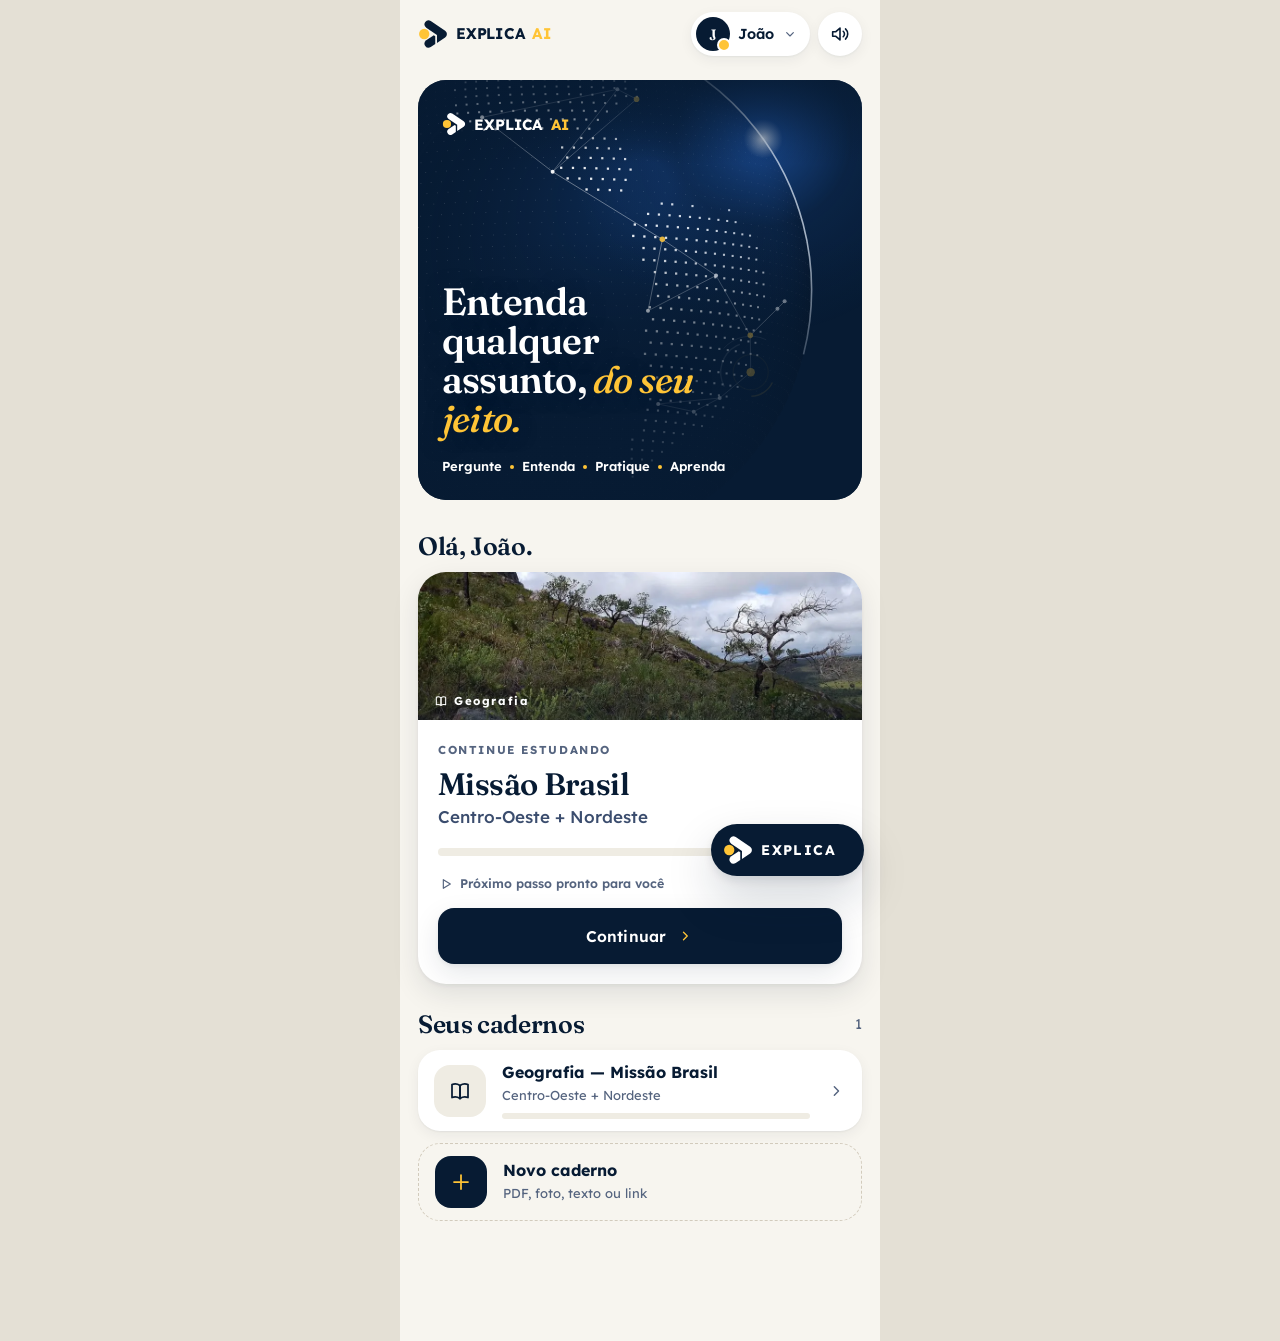
<file: index.html>
<!doctype html>
<html lang="pt-BR">
<head>
<meta charset="utf-8">
<meta name="viewport" content="width=device-width, initial-scale=1, viewport-fit=cover">
<meta name="theme-color" content="#071B33">
<link rel="manifest" href="manifest.webmanifest">
<meta name="apple-mobile-web-app-capable" content="yes">
<meta name="mobile-web-app-capable" content="yes">
<meta name="apple-mobile-web-app-status-bar-style" content="default">
<title>EXPLICA AI — Entenda qualquer assunto, do seu jeito.</title>
<meta name="description" content="EXPLICA AI é uma inteligência pessoal de aprendizagem que explica qualquer assunto do seu jeito, adapta-se ao seu perfil e transforma conteúdos em explicações claras, visuais, interativas, exercícios, áudio e revisão personalizada.">
<link rel="canonical" href="https://fullassist9-hash.github.io/explica-ai/">
<meta property="og:type" content="website">
<meta property="og:site_name" content="EXPLICA AI">
<meta property="og:locale" content="pt_BR">
<meta property="og:title" content="EXPLICA AI — Entenda qualquer assunto, do seu jeito.">
<meta property="og:description" content="EXPLICA AI é uma inteligência pessoal de aprendizagem que explica qualquer assunto do seu jeito, adapta-se ao seu perfil e transforma conteúdos em explicações claras, visuais, interativas, exercícios, áudio e revisão personalizada.">
<meta property="og:url" content="https://fullassist9-hash.github.io/explica-ai/">
<meta property="og:image" content="https://fullassist9-hash.github.io/explica-ai/img/og.jpg?v=2">
<meta property="og:image:secure_url" content="https://fullassist9-hash.github.io/explica-ai/img/og.jpg?v=2">
<meta property="og:image:type" content="image/jpeg">
<meta property="og:image:width" content="1200">
<meta property="og:image:height" content="630">
<meta property="og:image:alt" content="EXPLICA AI — Entenda qualquer assunto, do seu jeito.">
<meta name="twitter:card" content="summary_large_image">
<meta name="twitter:title" content="EXPLICA AI — Entenda qualquer assunto, do seu jeito.">
<meta name="twitter:description" content="EXPLICA AI é uma inteligência pessoal de aprendizagem que explica qualquer assunto do seu jeito, adapta-se ao seu perfil e transforma conteúdos em explicações claras, visuais, interativas, exercícios, áudio e revisão personalizada.">
<meta name="twitter:image" content="https://fullassist9-hash.github.io/explica-ai/img/og.jpg?v=2">
<meta name="twitter:image:alt" content="EXPLICA AI — Entenda qualquer assunto, do seu jeito.">
<meta name="apple-mobile-web-app-title" content="EXPLICA AI">
<link rel="apple-touch-icon" href="img/icon-180.png">
<link rel="icon" type="image/svg+xml" href="img/favicon.svg">
<link rel="icon" type="image/png" sizes="48x48" href="img/favicon-48.png">
<link rel="icon" type="image/png" sizes="32x32" href="img/favicon-32.png">
<link rel="icon" type="image/png" sizes="16x16" href="img/favicon-16.png">
<link rel="preconnect" href="https://fonts.googleapis.com">
<link rel="preconnect" href="https://fonts.gstatic.com" crossorigin>
<link href="https://fonts.googleapis.com/css2?family=Fraunces:ital,opsz,wght@0,9..144,500;0,9..144,600;1,9..144,500&family=Lexend:wght@400;500;600;700&display=swap" rel="stylesheet">
<link rel="stylesheet" href="tokens.css?v=11">
<link rel="stylesheet" href="styles.css?v=11">
<link rel="stylesheet" href="platform.css?v=11">
</head>
<body data-scope="global">
<div class="app" id="app">
  <header class="topbar">
    <a href="#/" class="brand" aria-label="EXPLICA AI — início"><span id="brandMark"></span><svg class="wm-svg" viewBox="0 0 96 16" width="96" height="16" aria-hidden="true" focusable="false"><text x="0" y="13.2" textLength="96" lengthAdjust="spacingAndGlyphs" style="font:700 15.5px Lexend,system-ui,sans-serif;fill:var(--color-brand-primary)">EXPLICA <tspan style="fill:var(--color-brand-accent)">AI</tspan></text></svg></a>
    <div class="topbar-right">
      <div class="mini-progress" id="miniProgress" aria-label="Domínio do caderno" hidden><span></span><b>0%</b></div>
      <button class="prof-btn" id="profileBtn" aria-label="Trocar perfil"></button>
      <button class="icon-btn" id="soundBtn" aria-label="Som ligado"></button>
    </div>
  </header>
  <a class="skip" href="#view">Pular para o conteúdo</a>
  <main id="view" tabindex="-1"></main>
  <nav class="tabbar" id="tabbar" aria-label="Telas do caderno" hidden></nav>
  <button class="fab" id="fab" aria-label="Perguntar ao EXPLICA AI"><span>EXPLICA</span></button>
  <div class="toast" id="toast" role="status" aria-live="polite"></div>
</div>
<script src="geo.js?v=11"></script>
<script src="core.js?v=15"></script>
<script src="icons.js?v=11"></script>
  <script src="globe.js?v=11"></script>
  <script src="tutor.js?v=13"></script>
<script src="profiles.seed.js?v=11"></script>
<script src="pack-geo-missao-brasil.js?v=11"></script>
<script src="app.js?v=14"></script>
<script>if ('serviceWorker' in navigator && location.protocol === 'https:') addEventListener('load', () => navigator.serviceWorker.register('sw.js').catch(() => {}));</script>
</body>
</html>
</file>
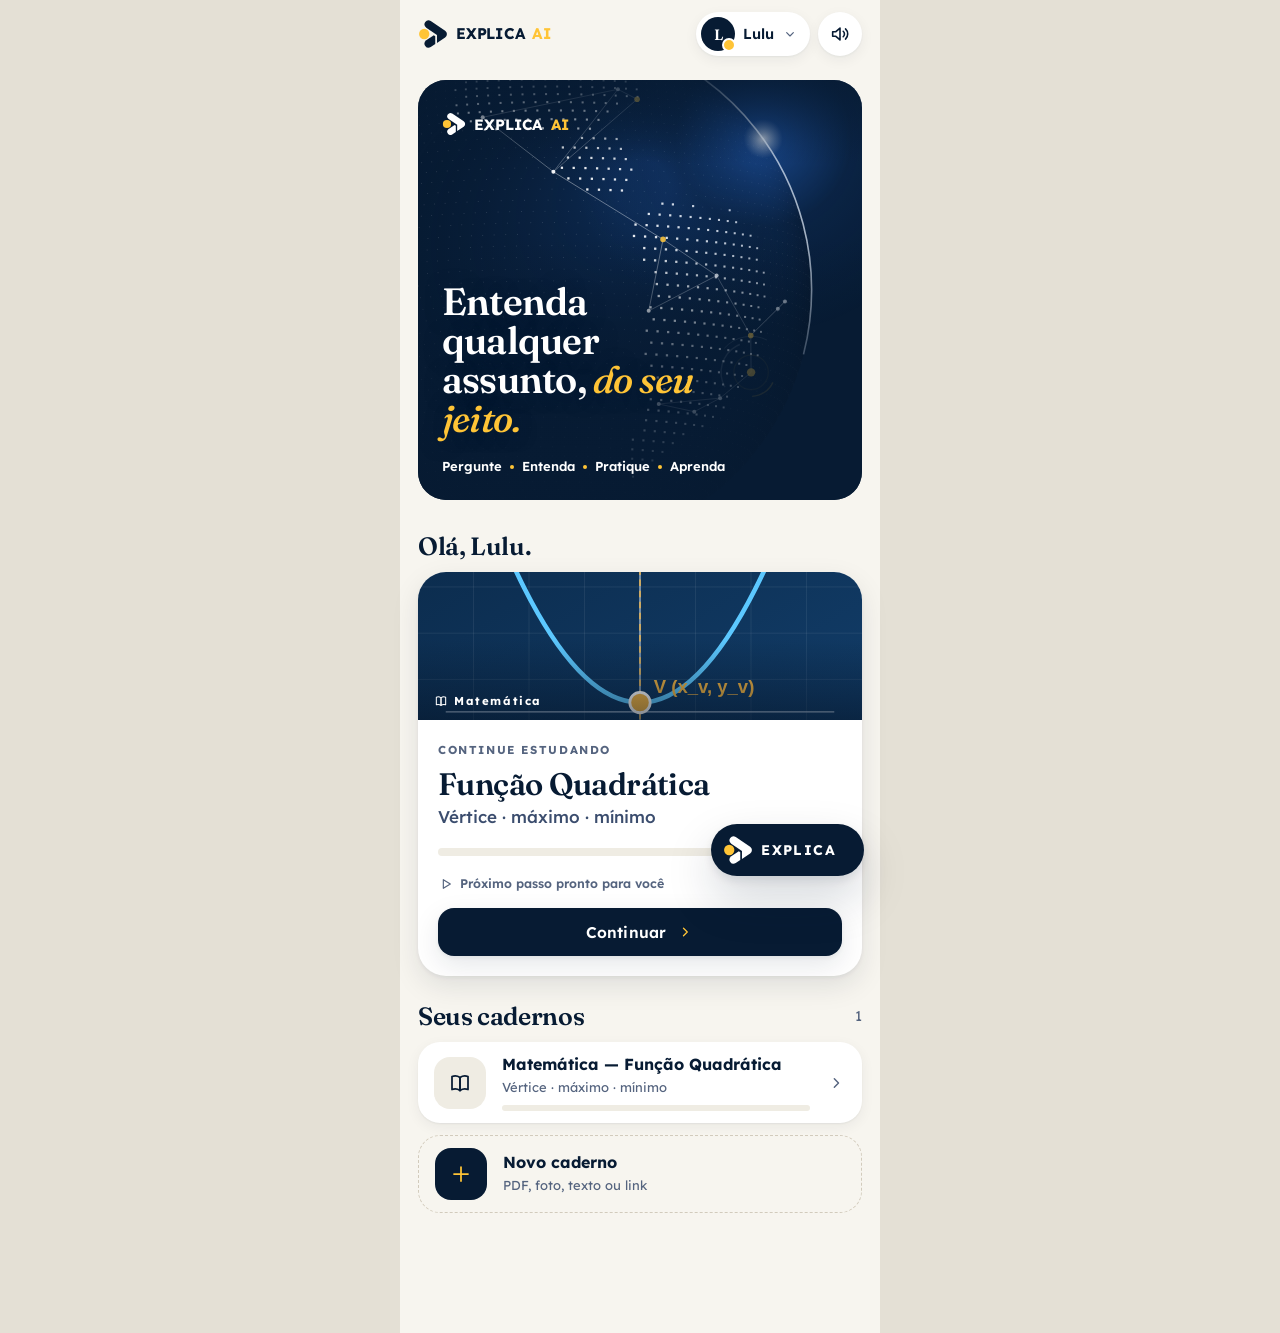
<file: lulu/index.html>
<!doctype html>
<html lang="pt-BR" data-entry="lulu">
<head>
<meta charset="utf-8">
<meta name="robots" content="noindex, nofollow">
<meta name="viewport" content="width=device-width, initial-scale=1, viewport-fit=cover">
<meta name="theme-color" content="#071B33">
<link rel="manifest" href="manifest.webmanifest">
<meta name="apple-mobile-web-app-capable" content="yes">
<meta name="mobile-web-app-capable" content="yes">
<meta name="apple-mobile-web-app-status-bar-style" content="default">
<title>EXPLICA AI — Entenda qualquer assunto, do seu jeito.</title>
<meta name="description" content="EXPLICA AI é uma inteligência pessoal de aprendizagem que explica qualquer assunto do seu jeito, adapta-se ao seu perfil e transforma conteúdos em explicações claras, visuais, interativas, exercícios, áudio e revisão personalizada.">
<link rel="canonical" href="https://fullassist9-hash.github.io/explica-ai/lulu/">
<meta property="og:type" content="website">
<meta property="og:site_name" content="EXPLICA AI">
<meta property="og:locale" content="pt_BR">
<meta property="og:title" content="EXPLICA AI — Entenda qualquer assunto, do seu jeito.">
<meta property="og:description" content="EXPLICA AI é uma inteligência pessoal de aprendizagem que explica qualquer assunto do seu jeito, adapta-se ao seu perfil e transforma conteúdos em explicações claras, visuais, interativas, exercícios, áudio e revisão personalizada.">
<meta property="og:url" content="https://fullassist9-hash.github.io/explica-ai/lulu/">
<meta property="og:image" content="https://fullassist9-hash.github.io/explica-ai/img/og.jpg?v=2">
<meta property="og:image:secure_url" content="https://fullassist9-hash.github.io/explica-ai/img/og.jpg?v=2">
<meta property="og:image:type" content="image/jpeg">
<meta property="og:image:width" content="1200">
<meta property="og:image:height" content="630">
<meta property="og:image:alt" content="EXPLICA AI — Entenda qualquer assunto, do seu jeito.">
<meta name="twitter:card" content="summary_large_image">
<meta name="twitter:title" content="EXPLICA AI — Entenda qualquer assunto, do seu jeito.">
<meta name="twitter:description" content="EXPLICA AI é uma inteligência pessoal de aprendizagem que explica qualquer assunto do seu jeito, adapta-se ao seu perfil e transforma conteúdos em explicações claras, visuais, interativas, exercícios, áudio e revisão personalizada.">
<meta name="twitter:image" content="https://fullassist9-hash.github.io/explica-ai/img/og.jpg?v=2">
<meta name="twitter:image:alt" content="EXPLICA AI — Entenda qualquer assunto, do seu jeito.">
<meta name="apple-mobile-web-app-title" content="EXPLICA AI">
<link rel="apple-touch-icon" href="../img/icon-180.png">
<link rel="icon" type="image/svg+xml" href="../img/favicon.svg">
<link rel="icon" type="image/png" sizes="48x48" href="../img/favicon-48.png">
<link rel="icon" type="image/png" sizes="32x32" href="../img/favicon-32.png">
<link rel="icon" type="image/png" sizes="16x16" href="../img/favicon-16.png">
<link rel="preconnect" href="https://fonts.googleapis.com">
<link rel="preconnect" href="https://fonts.gstatic.com" crossorigin>
<link href="https://fonts.googleapis.com/css2?family=Fraunces:ital,opsz,wght@0,9..144,500;0,9..144,600;1,9..144,500&family=Lexend:wght@400;500;600;700&display=swap" rel="stylesheet">
<link rel="stylesheet" href="../tokens.css?v=11">
<link rel="stylesheet" href="../styles.css?v=11">
<link rel="stylesheet" href="../platform.css?v=11">
</head>
<body data-scope="global">
<div class="app" id="app">
  <header class="topbar">
    <a href="#/" class="brand" aria-label="EXPLICA AI — início"><span id="brandMark"></span><svg class="wm-svg" viewBox="0 0 96 16" width="96" height="16" aria-hidden="true" focusable="false"><text x="0" y="13.2" textLength="96" lengthAdjust="spacingAndGlyphs" style="font:700 15.5px Lexend,system-ui,sans-serif;fill:var(--color-brand-primary)">EXPLICA <tspan style="fill:var(--color-brand-accent)">AI</tspan></text></svg></a>
    <div class="topbar-right">
      <div class="mini-progress" id="miniProgress" aria-label="Domínio do caderno" hidden><span></span><b>0%</b></div>
      <button class="prof-btn" id="profileBtn" aria-label="Trocar perfil"></button>
      <button class="icon-btn" id="soundBtn" aria-label="Som ligado"></button>
    </div>
  </header>
  <a class="skip" href="#view">Pular para o conteúdo</a>
  <main id="view" tabindex="-1"></main>
  <nav class="tabbar" id="tabbar" aria-label="Telas do caderno" hidden></nav>
  <button class="fab" id="fab" aria-label="Perguntar ao EXPLICA AI"><span>EXPLICA</span></button>
  <div class="toast" id="toast" role="status" aria-live="polite"></div>
</div>
<script src="../core.js?v=15"></script>
<script src="../icons.js?v=11"></script>
  <script src="../globe.js?v=11"></script>
  <script src="../tutor.js?v=13"></script>
<script src="../profiles.lulu.seed.js?v=1"></script>
<script src="../pack-mat-funcao-quadratica.js?v=9"></script>
<script src="../app.js?v=14"></script>
<script>if ('serviceWorker' in navigator && location.protocol === 'https:') addEventListener('load', () => navigator.serviceWorker.register('../sw.js', { scope: '../' }).catch(() => {}));</script>
</body>
</html>
</file>
<file: tokens.css>
/* =====================================================================
   EXPLICA AI DESIGN SYSTEM v1.1 — tokens.css (drop-in)
   Substitui o tokens.css v1 do produto SEM renomear nenhuma variável.
   Mudança: marca oficial (Navy #071B33 · Gold #FFC436 · Warm White #F7F5EF · Graphite #111820).
   Camadas: 0) marca  1) primitivos  2) semânticos  3) aprendizagem  4) densidade
   ===================================================================== */
:root{
  /* ---------- 0. MARCA (imutável — Brand Master v1.0) ---------- */
  --brand-navy:#071B33; --brand-gold:#FFC436; --brand-warm-white:#F7F5EF; --brand-graphite:#111820;

  /* ---------- 1. PRIMITIVOS ---------- */
  --ink-950:#030E1D; --ink-900:var(--brand-navy); --ink-800:#0F2747; --ink-700:#22395C; --ink-600:#3B4D6E; --ink-500:#55647F; --ink-300:#A8B1C3; --ink-100:#E5E9F0;
  --paper-0:#FFFFFF; --paper-50:#FBFAF6; --paper-100:var(--brand-warm-white); --paper-200:#EFECE3; --paper-300:#E4E0D5; --paper-400:#D2CBBC;
  --lumen-50:#FFFBEF; --lumen-100:#FFF5DA; --lumen-200:#FFE4A0; --lumen-300:#FFD570; --lumen-400:var(--brand-gold); --lumen-500:#F0AC14; --lumen-600:#C98B00; --lumen-700:#875D00;
  --green-100:#E4F4EA; --green-600:#1F8A4C; --green-800:#17613A;
  --red-100:#FCEBEB;   --red-600:#C53A3A;   --red-800:#8E2323;
  --blue-100:#E6EFFC;  --blue-600:#2463C4;  --blue-800:#1D4F9E;

  /* ---------- 2. SEMÂNTICOS ---------- */
  --color-brand-primary:var(--ink-900);
  --color-brand-secondary:var(--ink-700);
  --color-brand-accent:var(--lumen-400);
  --color-brand-accent-strong:var(--lumen-500);
  --color-brand-accent-text:var(--lumen-700);   /* gold legível sobre claro (5,6:1) */
  --color-on-accent:var(--ink-900);
  --color-on-brand:#FFFFFF;

  --color-background-canvas:var(--paper-100);
  --color-background-backdrop:var(--paper-300);
  --color-background-surface:var(--paper-0);
  --color-background-sunken:var(--paper-200);
  --color-background-elevated:var(--paper-50);
  --color-background-inverse:var(--ink-900);

  --color-text-primary:var(--ink-900);
  --color-text-secondary:var(--ink-600);
  --color-text-muted:var(--ink-500);
  --color-text-inverse:#FFFFFF;
  --color-text-inverse-muted:#B9C1D3;

  --color-border-subtle:var(--paper-300);
  --color-border-strong:var(--paper-400);
  --color-focus:var(--lumen-500);

  --color-feedback-success:var(--green-600); --color-feedback-success-bg:var(--green-100); --color-feedback-success-text:var(--green-800);
  --color-feedback-error:var(--red-600);     --color-feedback-error-bg:var(--red-100);     --color-feedback-error-text:var(--red-800);
  --color-feedback-warning:var(--lumen-500); --color-feedback-warning-bg:var(--lumen-100); --color-feedback-warning-text:var(--lumen-700);
  --color-feedback-info:var(--blue-600);     --color-feedback-info-bg:var(--blue-100);     --color-feedback-info-text:var(--blue-800);

  --color-source-material:var(--green-800);  --color-source-material-bg:var(--green-100);
  --color-source-extra:var(--ink-700);       --color-source-extra-bg:var(--lumen-100);

  /* ---------- 3. APRENDIZAGEM (independente da marca) ---------- */
  --learn-relevo:#C4572B;   --learn-relevo-bg:#FBEAE1;
  --learn-clima:#2872D9;    --learn-clima-bg:#E3EEFC;
  --learn-vegetacao:#23935A;--learn-vegetacao-bg:#E1F4E9;
  --learn-region-n:#1FA396; --learn-region-ne:#F07F2E; --learn-region-co:#E8B21E; --learn-region-se:#E0525E; --learn-region-s:#8B5CF6;
  --learn-zm:#E0527A; --learn-ag:#D9A21C; --learn-st:#E8792F; --learn-mn:#3F9E4D;
  --learn-mastered:var(--green-600); --learn-weak:var(--lumen-500); --learn-new:var(--ink-300);

  /* ---------- ESPAÇO / RAIO ---------- */
  --space-1:4px; --space-2:8px; --space-3:12px; --space-4:16px; --space-5:20px; --space-6:24px; --space-8:32px; --space-10:40px; --space-12:48px; --space-16:64px;
  --gutter:18px;
  --radius-xs:6px; --radius-sm:10px; --radius-md:16px; --radius-lg:22px; --radius-xl:28px; --radius-pill:999px;

  /* ---------- ELEVAÇÃO (tingida de navy oficial) ---------- */
  --elevation-1:0 1px 2px rgba(7,27,51,.06),0 4px 14px rgba(7,27,51,.06);
  --elevation-2:0 2px 4px rgba(7,27,51,.06),0 10px 28px rgba(7,27,51,.10);
  --elevation-3:0 4px 10px rgba(7,27,51,.10),0 22px 48px rgba(7,27,51,.18);
  --elevation-overlay:0 -12px 48px rgba(3,14,29,.24);
  --scrim:rgba(3,14,29,.52);

  /* ---------- TIPOGRAFIA (inalterada) ---------- */
  --font-display:'Fraunces','Iowan Old Style',Georgia,serif;
  --font-learning:'Lexend',system-ui,-apple-system,'Segoe UI',sans-serif;
  --type-display-xl:600 38px/1.02 var(--font-display);
  --type-display-l:600 31px/1.06 var(--font-display);
  --type-heading-l:600 25px/1.12 var(--font-display);
  --type-heading-m:700 19px/1.2 var(--font-learning);
  --type-heading-s:700 16px/1.25 var(--font-learning);
  --type-learning:400 var(--learn-size)/1.5 var(--font-learning);
  --type-ui:600 16px/1.25 var(--font-learning);
  --type-caption:600 12.5px/1.35 var(--font-learning);
  --type-overline:700 11.5px/1.2 var(--font-learning);
  --tracking-overline:.14em;
  --type-data:700 15px/1 var(--font-learning);

  /* ---------- MOTION ---------- */
  --dur-instant:100ms; --dur-fast:160ms; --dur-base:240ms; --dur-slow:360ms; --dur-sheet:420ms; --dur-teach:900ms;
  --ease-standard:cubic-bezier(.2,0,0,1);
  --ease-enter:cubic-bezier(.05,.7,.1,1);
  --ease-exit:cubic-bezier(.3,0,.8,.15);
  --ease-success:cubic-bezier(.34,1.4,.64,1);
  --ease:var(--ease-enter);

  /* ---------- INTERAÇÃO / DENSIDADE ---------- */
  --tap:48px; --learn-size:17px; --gap-flow:var(--space-4);
  --pressed-scale:.97; --disabled-opacity:.45;
  --safe-b:env(safe-area-inset-bottom,0px); --safe-t:env(safe-area-inset-top,0px);
}
[data-density="beginner"]{--tap:56px;--learn-size:18px;--gap-flow:var(--space-5)}
[data-density="advanced"]{--tap:44px;--learn-size:16px;--gap-flow:var(--space-3)}
[data-density="beginner"] .adv-only{display:none!important}
[data-density="advanced"] .beg-only{display:none!important}

@media (prefers-reduced-motion:reduce){
  :root{--dur-fast:1ms;--dur-base:1ms;--dur-slow:1ms;--dur-sheet:1ms;--dur-teach:1ms}
  *,*::before,*::after{animation-duration:1ms!important;animation-iteration-count:1!important;transition-duration:1ms!important;scroll-behavior:auto!important}
}
:focus-visible{outline:3px solid var(--color-focus);outline-offset:2px;border-radius:6px}

/* ---------- EXTENSÕES v1.1 (derivadas do handoff; sem hex novo de marca) ---------- */
:root{
  /* 13-learning-colors: estados de mapa */
  --learn-map-dim:var(--paper-400); --learn-map-selected-stroke:var(--ink-900);
  --learn-map-correct:var(--green-600); --learn-map-wrong:var(--red-600);
  --learn-ocean:#DDEEFB; --learn-ocean-2:#CFE6F7;            /* §17 oceano */
  /* Proveniência — 5 fontes. Sem 5 cores fortes: 2 famílias oficiais + neutros */
  --color-source-school:var(--ink-700);  --color-source-school-bg:var(--ink-100);
  --color-source-profile:var(--ink-700); --color-source-profile-bg:var(--paper-200);
  --color-source-general:var(--color-source-extra); --color-source-general-bg:var(--color-source-extra-bg);
  --color-source-fresh:var(--blue-800);  --color-source-fresh-bg:var(--blue-100);
  /* 14-components */
  --fab-h:52px; --sheet-top:84px; --badge-h:26px;
  --bubble-user-radius:18px 18px 4px 18px; --bubble-tutor-radius:18px 18px 18px 4px;
  --btn-h:calc(var(--tap) + 8px); --qopt-min:calc(var(--tap) + 10px); --hotspot:44px;
  --measure:60ch;
}

/* ---------- 3b. APRENDIZAGEM — complementos (fundos e tons de região; mesma família da camada 3) ---------- */
:root{
  --learn-region-co-bg:#FFF3CF; --learn-zm-bg:#FCE3EA; --learn-st-bg:#FCE3D2;
  --learn-region-ne-bg:#FFEBDD; --learn-region-ne-border:#F8C9A6; --learn-ne-tone-1:#F59A4F; --learn-ne-tone-2:#E86D1B;
  --learn-ocean-text:#5E8FB8; --learn-map-empty:var(--paper-400);
  --color-feedback-error-border:#F5C2C2; --color-feedback-warning-border:var(--lumen-200); --color-feedback-success-border:#A7E3C0;
}
/* ---------- 5. ILUSTRAÇÃO DIDÁTICA (desenhos vetoriais de conteúdo; nunca usados em componentes de UI) ---------- */
:root{
  --illu-sky-1:#EAF3FD; --illu-sky-2:#FFF8EC; --illu-sky-3:#CFE7FB; --illu-sky-4:#F4F9FE; --illu-sky-5:#FFF6E6;
  --illu-sun:#FFD54A; --illu-sun-soft:#FFE08A; --illu-rain:#BFE0FF;
  --illu-trunk:#6B3E1F; --illu-foliage:#2E8B57; --illu-grass-1:#8FBF5A; --illu-grass-2:#9CC76B; --illu-grass-3:#6FA23A; --illu-soil:#C8B79A;
  --illu-water:#3E8EDE; --illu-water-soft:#6FB6F2; --illu-water-text:#1E5FB8;
  --illu-rock-1:#D2663A; --illu-rock-2:#8E3715; --illu-barn-1:#C0392B; --illu-barn-2:#8E2A1F;
  --illu-city-1:#5B6B8C; --illu-city-2:#3C4A66; --illu-city-3:#6B7690; --illu-city-4:#4A5878; --illu-eco-bg:#F5EFE3;
  --illu-white:var(--paper-0); --illu-white-28:color-mix(in srgb,var(--paper-0) 28%,transparent); --illu-white-55:color-mix(in srgb,var(--paper-0) 55%,transparent); --illu-white-75:color-mix(in srgb,var(--paper-0) 75%,transparent);
}
</file>
<file: styles.css>
:root{
  /* aliases de compatibilidade → tokens do Design System v1 (tokens.css) */
  --ink:var(--color-text-primary); --ink-2:var(--color-text-secondary); --ink-3:var(--color-text-muted);
  --bg:var(--color-background-canvas); --card:var(--color-background-surface); --line:var(--color-border-subtle);
  --gold:var(--color-brand-accent); --gold-d:var(--color-brand-accent-text);
  --relevo:var(--learn-relevo); --relevo-bg:var(--learn-relevo-bg);
  --clima:var(--learn-clima); --clima-bg:var(--learn-clima-bg);
  --veg:var(--learn-vegetacao); --veg-bg:var(--learn-vegetacao-bg);
  --r-n:var(--learn-region-n); --r-ne:var(--learn-region-ne); --r-co:var(--learn-region-co); --r-se:var(--learn-region-se); --r-s:var(--learn-region-s);
  --zm:var(--learn-zm); --ag:var(--learn-ag); --st:var(--learn-st); --mn:var(--learn-mn);
  --ok:var(--color-feedback-success); --err:var(--color-feedback-error);
  --r-sm:var(--radius-sm); --r:var(--radius-lg); --r-lg:var(--radius-xl);
  --sh:var(--elevation-1); --sh-lg:var(--elevation-2);
}
*{box-sizing:border-box;margin:0;padding:0}
html,body{height:100%}
body{font-family:var(--font-learning);font-variant-numeric:tabular-nums;background:var(--color-background-backdrop);color:var(--ink);-webkit-font-smoothing:antialiased;-webkit-tap-highlight-color:transparent;font-size:17px;line-height:1.4}
button{font:inherit;color:inherit;border:0;background:none;cursor:pointer}
a{color:inherit;text-decoration:none}
img{display:block;max-width:100%}
.app{max-width:480px;margin:0 auto;min-height:100dvh;background:var(--bg);position:relative;box-shadow:0 0 60px color-mix(in srgb,var(--ink-900) 12%,transparent)}
main{padding:8px 18px calc(110px + var(--safe-b));outline:none}

/* topbar */
.topbar{position:sticky;top:0;z-index:30;display:flex;align-items:center;justify-content:space-between;padding:12px 18px;background:color-mix(in srgb,var(--paper-100) 92%,transparent);backdrop-filter:blur(12px);-webkit-backdrop-filter:blur(12px)}
.brand{display:flex;align-items:center;gap:10px;font-weight:700;font-size:16px;letter-spacing:-.01em}
.topbar-right{display:flex;align-items:center;gap:8px}
.mini-progress{display:flex;align-items:center;gap:8px;background:var(--card);border-radius:99px;padding:6px 12px 6px 8px;box-shadow:var(--sh);font-size:14px}
.mini-progress span{width:44px;height:8px;border-radius:9px;background:var(--color-background-sunken);overflow:hidden;position:relative}
.mini-progress span::after{content:"";position:absolute;inset:0;width:var(--p,0%);background:var(--color-brand-accent);border-radius:9px;transition:width .6s var(--ease)}
.icon-btn{width:42px;height:42px;border-radius:50%;background:var(--card);box-shadow:var(--sh);font-size:19px;display:grid;place-items:center}
.icon-btn.off{opacity:.55}

/* tabbar */
.tabbar{position:fixed;bottom:0;left:50%;transform:translateX(-50%);width:100%;max-width:480px;z-index:40;display:grid;grid-template-columns:repeat(6,1fr);background:color-mix(in srgb,var(--paper-0) 96%,transparent);backdrop-filter:blur(14px);border-top:1px solid var(--line);padding:6px 4px calc(8px + var(--safe-b))}
.tabbar a{display:flex;flex-direction:column;align-items:center;gap:2px;padding:6px 0;border-radius:14px;font-size:10.5px;font-weight:500;color:var(--ink-3)}
.tabbar i{font-style:normal;font-size:21px;line-height:1;filter:grayscale(.6);opacity:.8;transition:transform .25s var(--ease)}
.tabbar a.on{color:var(--ink);font-weight:700}
.tabbar a.on i{filter:none;opacity:1;transform:translateY(-2px) scale(1.12)}

/* type */
.eyebrow{display:inline-flex;align-items:center;gap:6px;font-size:12.5px;font-weight:700;letter-spacing:.08em;text-transform:uppercase;color:var(--ink-3)}
h1.screen-title{font:var(--type-display-l);letter-spacing:-.02em;margin:6px 0 6px}
.lead{font-size:16px;color:var(--ink-2)}
.section{margin-top:26px}
.section-h{display:flex;align-items:center;justify-content:space-between;gap:10px;margin-bottom:12px}
.section-h h2{font:var(--type-heading-l);letter-spacing:-.015em}
.card{background:var(--card);border-radius:var(--r);box-shadow:var(--sh);padding:18px}
.big-key{font-size:22px;font-weight:800;line-height:1.2;letter-spacing:-.01em}

/* view transitions */
.view-enter{animation:viewIn .45s var(--ease) both}
@keyframes viewIn{from{opacity:0;transform:translateY(14px)}to{opacity:1;transform:none}}
.pop{animation:pop .5s var(--ease) both}
@keyframes pop{0%{transform:scale(.9);opacity:0}100%{transform:scale(1);opacity:1}}
.shake{animation:shake .45s}
@keyframes shake{20%,60%{transform:translateX(-7px)}40%,80%{transform:translateX(7px)}}

/* speak btn */
.say{display:inline-flex;align-items:center;justify-content:center;gap:6px;min-width:44px;height:44px;padding:0 14px;border-radius:99px;background:var(--ink);color:var(--paper-0);font-size:15px;font-weight:600;flex:none;transition:transform .15s}
.say:active{transform:scale(.94)}
.say.light{background:color-mix(in srgb,var(--paper-0) 92%,transparent);color:var(--ink)}
.say.speaking{box-shadow:0 0 0 0 color-mix(in srgb,var(--lumen-400) 70%,transparent);animation:pulse 1.2s infinite}
@keyframes pulse{0%{box-shadow:0 0 0 0 color-mix(in srgb,var(--lumen-400) 70%,transparent)}100%{box-shadow:0 0 0 14px transparent}}

/* buttons */
.btn{display:flex;align-items:center;justify-content:center;gap:10px;width:100%;min-height:58px;border-radius:18px;font-weight:700;font-size:17px;letter-spacing:.01em;transition:transform .15s var(--ease),box-shadow .2s}
.btn:active{transform:scale(.97)}
.btn-primary{background:var(--gold);color:var(--ink);box-shadow:0 8px 20px color-mix(in srgb,var(--lumen-400) 35%,transparent)}
.btn-dark{background:var(--ink);color:var(--paper-0)}
.btn-ghost{background:var(--card);box-shadow:var(--sh)}
.btn-row{display:grid;grid-template-columns:1fr 1fr;gap:10px}

/* home */
.hero{position:relative;margin:4px -6px 0;border-radius:var(--r-lg);overflow:hidden;background:var(--ink);color:var(--paper-0);padding:26px 22px 22px;min-height:330px;display:flex;flex-direction:column;justify-content:flex-end;isolation:isolate}
.hero::before{content:"";position:absolute;inset:0;background:url(img/cerrado.webp) center/cover;opacity:.55;z-index:-2;transform:scale(1.06);animation:drift 18s ease-in-out infinite alternate}
.hero::after{content:"";position:absolute;inset:0;background:linear-gradient(180deg,color-mix(in srgb,var(--ink-900) 15%,transparent) 0%,color-mix(in srgb,var(--ink-900) 55%,transparent) 45%,color-mix(in srgb,var(--ink-900) 96%,transparent) 100%);z-index:-1}
@keyframes drift{to{transform:scale(1.14) translate(-2%,-1%)}}
.hero .flag{position:absolute;top:18px;left:20px;display:flex;gap:6px}
.hero .flag span{font-size:12px;font-weight:700;letter-spacing:.08em;background:color-mix(in srgb,var(--paper-0) 16%,transparent);backdrop-filter:blur(6px);padding:6px 10px;border-radius:99px}
.hero h1{font:600 44px/.96 var(--font-display);letter-spacing:-.025em}
.hero h1 em{font-style:normal;color:var(--gold);display:block}
.hero .sub{margin-top:10px;font-size:17px;font-weight:500;opacity:.92}
.hero .motto{margin-top:14px;display:flex;gap:6px;flex-wrap:wrap}
.hero .motto b{font-size:13.5px;font-weight:600;background:color-mix(in srgb,var(--paper-0) 14%,transparent);padding:6px 11px;border-radius:99px}
.mastery{display:flex;align-items:center;gap:16px;margin-top:16px}
.ring{--p:0;width:86px;height:86px;border-radius:50%;background:conic-gradient(var(--gold) calc(var(--p)*1%),var(--color-background-sunken) 0);display:grid;place-items:center;flex:none;transition:--p 1s}
.ring>div{width:68px;height:68px;border-radius:50%;background:var(--card);display:grid;place-items:center;font-weight:800;font-size:20px}
.mastery p{font-size:14px;color:var(--ink-3)}
.mastery strong{display:block;font-size:17px;color:var(--ink)}
.cta-grid{display:grid;gap:10px;margin-top:16px}
.cta-grid .btn-row .btn{min-height:74px;flex-direction:column;gap:4px;font-size:14.5px}
.cta-grid .btn-row .btn i{font-style:normal;font-size:24px}
.trail{display:grid;gap:10px}
.trail a{display:grid;grid-template-columns:52px 1fr auto;align-items:center;gap:14px;background:var(--card);border-radius:var(--r);padding:12px 14px;box-shadow:var(--sh)}
.trail .ico{width:52px;height:52px;border-radius:16px;display:grid;place-items:center;font-size:26px}
.trail h3{font-size:16px;font-weight:700}
.trail p{font-size:13px;color:var(--ink-3)}
.bar{height:6px;border-radius:9px;background:var(--color-background-sunken);margin-top:7px;overflow:hidden}
.bar i{display:block;height:100%;border-radius:9px;background:var(--c,var(--gold));transition:width .8s var(--ease)}
.trail .go{font-size:20px;color:var(--ink-3)}
.badges{display:flex;gap:8px;overflow-x:auto;padding-bottom:4px;scrollbar-width:none}
.badge{flex:none;display:flex;align-items:center;gap:8px;padding:10px 14px;border-radius:99px;background:var(--card);box-shadow:var(--sh);font-size:13.5px;font-weight:600;color:var(--ink-3);opacity:.55;filter:grayscale(1)}
.badge.on{opacity:1;filter:none;color:var(--ink)}

/* segmented */
.seg{display:flex;background:var(--color-border-subtle);border-radius:16px;padding:4px;gap:4px;margin:14px 0 4px}
.seg button{flex:1;min-height:44px;border-radius:12px;font-weight:600;font-size:14.5px;color:var(--ink-2);transition:all .25s var(--ease)}
.seg button.on{background:var(--card);color:var(--ink);box-shadow:var(--sh)}

/* map */
.map-wrap{position:relative;background:linear-gradient(180deg,var(--learn-ocean),var(--learn-ocean-2));border-radius:var(--r-lg);padding:10px;margin-top:12px;overflow:hidden}
.map-wrap svg{width:100%;height:auto;display:block;touch-action:manipulation}
.map-wrap .ocean-lbl{position:absolute;right:16px;top:14px;font-size:11px;font-weight:700;letter-spacing:.2em;color:var(--learn-ocean-text)}
.st{stroke:var(--paper-0);stroke-width:1.2;stroke-linejoin:round;cursor:pointer;transition:fill .4s var(--ease),opacity .4s,transform .3s}
.st:hover{filter:brightness(1.05)}
.st.dim{fill:var(--color-border-strong)!important}
.st.sel{stroke:var(--ink);stroke-width:2.4}
.st-lbl{font-family:Lexend;font-weight:700;font-size:13px;fill:var(--ink);text-anchor:middle;pointer-events:none;paint-order:stroke;stroke:color-mix(in srgb,var(--paper-0) 85%,transparent);stroke-width:3px}
.st-lbl.sm{font-size:11px}
.reg-lbl{font-family:Lexend;font-weight:800;font-size:15px;fill:var(--paper-0);text-anchor:middle;pointer-events:none;paint-order:stroke;stroke:color-mix(in srgb,var(--ink-900) 35%,transparent);stroke-width:3px;letter-spacing:.04em}
.leader{stroke:var(--ink);stroke-width:1;fill:none;opacity:.6;pointer-events:none}
.map-info{position:absolute;left:12px;right:12px;bottom:12px;background:var(--card);border-radius:18px;box-shadow:var(--sh-lg);padding:12px 14px;display:flex;align-items:center;gap:12px;transform:translateY(140%);transition:transform .4s var(--ease)}
.map-info.show{transform:none}
.map-info .sig{width:52px;height:52px;border-radius:14px;display:grid;place-items:center;font-weight:800;font-size:19px;flex:none}
.map-info h4{font-size:17px;font-weight:700;line-height:1.1}
.map-info p{font-size:13px;color:var(--ink-3)}
.map-info .say{margin-left:auto}
.equation{display:flex;align-items:center;flex-wrap:wrap;gap:6px;justify-content:center;margin-top:14px}
.chip{display:inline-flex;align-items:center;justify-content:center;min-width:52px;height:46px;padding:0 12px;border-radius:14px;font-weight:800;font-size:17px;background:var(--card);box-shadow:var(--sh);color:var(--ink-3);transition:all .35s var(--ease)}
.chip.lit{background:var(--r-co);color:var(--ink);transform:translateY(-3px)}
.op{font-weight:800;color:var(--ink-3);font-size:18px}
.chip.result{background:var(--ink);color:var(--paper-0);font-size:14px;letter-spacing:.04em}
.callout{display:flex;gap:14px;align-items:center;border-radius:var(--r);padding:16px;background:var(--color-feedback-warning-bg);border:1.5px solid var(--color-feedback-warning-border)}
.callout .emo{font-size:30px}
.callout p{font-size:15.5px;font-weight:500;line-height:1.35}
.callout b{font-weight:800}
.challenge{margin-top:12px;border-radius:var(--r);background:var(--ink);color:var(--paper-0);padding:16px;display:flex;align-items:center;gap:12px}
.challenge .q{font-weight:700;font-size:17px;line-height:1.25}
.challenge .q small{display:block;font-size:12.5px;font-weight:500;opacity:.7;letter-spacing:.06em;text-transform:uppercase;margin-bottom:2px}
.challenge .count{margin-left:auto;font-weight:800;font-size:22px;color:var(--gold);flex:none}

/* concept cards */
.cat-stack{display:grid;gap:12px;margin-top:16px}
.cat{--c:var(--learn-relevo);--cbg:var(--learn-relevo-bg);position:relative;border-radius:var(--radius-lg);padding:18px 18px 16px;overflow:hidden;color:var(--color-text-primary);background:var(--color-background-surface);border-top:4px solid var(--c);min-height:170px;display:grid;grid-template-columns:1fr 104px;gap:6px;box-shadow:var(--elevation-1)}
.cat.relevo{--c:var(--learn-relevo);--cbg:var(--learn-relevo-bg)}
.cat.clima{--c:var(--learn-clima);--cbg:var(--learn-clima-bg)}
.cat.veg{--c:var(--learn-vegetacao);--cbg:var(--learn-vegetacao-bg)}
.cat .tag{justify-self:start;display:inline-flex;align-items:center;gap:4px;font:var(--type-overline);letter-spacing:var(--tracking-overline);background:var(--cbg);color:var(--color-text-primary);padding:5px 9px;border-radius:var(--radius-xs)}
.cat h3{font:600 28px/1.05 var(--font-display);letter-spacing:-.02em;margin-top:8px}
.cat .ask{font:400 var(--learn-size)/1.4 var(--font-learning);color:var(--color-text-secondary);margin-top:6px;max-width:var(--measure)}
.cat .ex{display:flex;flex-wrap:wrap;gap:6px;margin-top:12px;grid-column:1/-1;padding-right:54px}
.cat .ex span{font-size:14px;font-weight:600;background:var(--cbg);color:var(--color-text-primary);padding:6px 10px;border-radius:var(--radius-pill)}
.cat .art{grid-column:2;grid-row:1/3;align-self:start;justify-self:end;background:var(--c);border-radius:var(--radius-sm);padding:4px;box-sizing:content-box}
.cat .say{position:absolute;right:14px;bottom:14px}
.ask-self{margin-top:14px;text-align:center;border-radius:var(--r);padding:16px;background:var(--card);box-shadow:var(--sh)}
.ask-self p{font-size:15px;color:var(--ink-3)}
.ask-self .trio{display:flex;justify-content:center;gap:8px;margin-top:8px;flex-wrap:wrap}
.ask-self .trio span{font-weight:800;font-size:15px;padding:8px 12px;border-radius:12px}
.t-relevo{background:var(--relevo-bg);color:var(--relevo)}
.t-clima{background:var(--clima-bg);color:var(--clima)}
.t-veg{background:var(--veg-bg);color:var(--veg)}
.profile{margin-top:12px}
.profile svg{width:100%;height:auto;display:block;border-radius:var(--r)}

/* sorter game */
.game{border-radius:var(--r-lg);background:var(--ink);color:var(--paper-0);padding:18px;margin-top:14px;position:relative;overflow:hidden}
.game-top{display:flex;justify-content:space-between;align-items:center;font-size:13px;font-weight:600;opacity:.85}
.dots{display:flex;gap:4px}
.dots i{width:8px;height:8px;border-radius:50%;background:color-mix(in srgb,var(--paper-0) 20%,transparent)}
.dots i.ok{background:var(--green-100)}.dots i.no{background:var(--red-100)}.dots i.cur{background:var(--gold)}
.item-card{margin:16px 0;background:var(--paper-0);color:var(--ink);border-radius:22px;min-height:132px;display:flex;flex-direction:column;align-items:center;justify-content:center;text-align:center;padding:16px;box-shadow:0 12px 30px color-mix(in srgb,var(--ink-950) 25%,transparent)}
.item-card .emo{font-size:40px;line-height:1}
.item-card .w{font-size:26px;font-weight:800;letter-spacing:-.01em;margin-top:6px}
.sort-btns{display:grid;grid-template-columns:repeat(3,1fr);gap:8px}
.sort-btns button{min-height:76px;border-radius:18px;color:var(--paper-0);font-weight:800;font-size:14.5px;display:flex;flex-direction:column;align-items:center;justify-content:center;gap:4px;transition:transform .15s}
.sort-btns button i{font-style:normal;font-size:24px}
.sort-btns button:active{transform:scale(.94)}
.b-relevo{background:var(--relevo)}.b-clima{background:var(--clima)}.b-veg{background:var(--veg)}
.feedback{margin-top:12px;border-radius:16px;padding:12px 14px;font-weight:600;font-size:15px;display:none}
.feedback.show{display:block;animation:pop .35s var(--ease)}
.feedback.good{background:color-mix(in srgb,var(--green-600) 16%,transparent);color:var(--green-100)}
.feedback.bad{background:color-mix(in srgb,var(--red-600) 16%,transparent);color:var(--red-100)}

/* photo */
.photo{position:relative;border-radius:var(--r-lg);overflow:hidden;box-shadow:var(--sh-lg);background:var(--color-background-sunken)}
.photo img{width:100%;aspect-ratio:4/3.3;object-fit:cover}
.photo .ph-title{position:absolute;left:0;right:0;bottom:0;padding:40px 18px 16px;background:linear-gradient(180deg,transparent,color-mix(in srgb,var(--ink-950) 85%,transparent));color:var(--paper-0);display:flex;align-items:flex-end;gap:12px}
.photo .ph-title h3{font:600 30px/1 var(--font-display);letter-spacing:-.02em;line-height:1}
.photo .ph-title p{font-size:13.5px;opacity:.9;margin-top:4px;font-weight:500}
.photo .ph-title .say{margin-left:auto}
.credit{font-size:10.5px;color:var(--ink-3);margin-top:6px;text-align:right}
.hot{position:absolute;transform:translate(-50%,-50%);display:flex;align-items:center;gap:0;z-index:2}
.hot button{width:38px;height:38px;border-radius:50%;background:var(--paper-0);box-shadow:0 4px 14px color-mix(in srgb,var(--ink-950) 35%,transparent);font-size:19px;display:grid;place-items:center;position:relative}
.hot button::before{content:"";position:absolute;inset:-6px;border-radius:50%;border:2px solid color-mix(in srgb,var(--paper-0) 80%,transparent);animation:ring 2s infinite}
@keyframes ring{0%{transform:scale(.8);opacity:1}100%{transform:scale(1.5);opacity:0}}
.hot span{max-width:0;overflow:hidden;white-space:nowrap;background:var(--paper-0);color:var(--ink);font-weight:700;font-size:13px;border-radius:0 99px 99px 0;padding:0;transition:all .35s var(--ease);margin-left:-8px;height:32px;display:flex;align-items:center}
.hot.open span{max-width:220px;padding:0 12px 0 14px}
.hot.open button::before{animation:none;opacity:0}
.formula{display:flex;align-items:center;justify-content:center;flex-wrap:wrap;gap:6px;margin-top:14px;padding:16px;border-radius:var(--r);background:var(--veg-bg)}
.formula .f-name{font-weight:800;color:var(--veg);font-size:19px;width:100%;text-align:center;letter-spacing:.04em}
.formula .f-part{display:flex;flex-direction:column;align-items:center;background:var(--paper-0);border-radius:14px;padding:8px 10px;min-width:84px;box-shadow:var(--sh)}
.formula .f-part i{font-style:normal;font-size:26px}
.formula .f-part b{font-size:12.5px;font-weight:700;text-align:center;line-height:1.15;margin-top:2px}
.formula .op{color:var(--veg)}
.warn{display:flex;gap:14px;align-items:center;margin-top:12px;border-radius:var(--r);padding:16px;background:var(--color-feedback-error-bg);border:1.5px solid var(--color-feedback-error-border)}
.warn .emo{font-size:34px;flex:none}
.warn>div>b{display:block;font-size:17px;font-weight:800;color:var(--color-feedback-error-text);line-height:1.2}
.warn p{font-size:14.5px;color:var(--color-feedback-error-text);margin-top:2px}
.pins{display:flex;gap:8px;flex-wrap:wrap;margin-top:12px}
.pin{display:inline-flex;align-items:center;gap:6px;background:var(--card);box-shadow:var(--sh);border-radius:99px;padding:8px 14px;font-weight:700;font-size:14.5px}

/* pantanal water */
.flood{position:relative;border-radius:var(--r-lg);overflow:hidden;box-shadow:var(--sh-lg)}
.flood svg{display:block;width:100%;height:auto}
.flood .phase{position:absolute;top:14px;left:14px;display:flex;gap:6px}
.flood .phase span{font-size:12.5px;font-weight:800;letter-spacing:.06em;padding:7px 11px;border-radius:99px;background:color-mix(in srgb,var(--paper-0) 70%,transparent);color:var(--ink-3);transition:all .3s}
.flood .phase span.on{background:var(--ink);color:var(--paper-0)}
.key-eq{margin-top:14px;padding:18px;border-radius:var(--r);background:var(--clima-bg);text-align:center}
.key-eq .n{font-weight:800;font-size:19px;color:var(--illu-water-text);letter-spacing:.04em}
.key-eq .eq{display:flex;justify-content:center;align-items:center;gap:8px;margin-top:10px;flex-wrap:wrap}
.key-eq .eq span{background:var(--paper-0);border-radius:14px;padding:10px 12px;font-weight:800;font-size:15px;box-shadow:var(--sh)}
.vs{display:grid;grid-template-columns:1fr 1fr;gap:10px;margin-top:14px}
.vs .col{border-radius:var(--r);padding:14px;color:var(--paper-0);min-height:220px;display:flex;flex-direction:column}
.vs .col h4{font-size:19px;font-weight:800;letter-spacing:.02em}
.vs .col .loc{font-size:12px;font-weight:600;opacity:.85;margin-top:2px}
.vs ul{list-style:none;margin-top:12px;display:grid;gap:8px}
.vs li{display:flex;gap:8px;align-items:center;font-weight:600;font-size:14.5px;line-height:1.2;background:color-mix(in srgb,var(--paper-0) 16%,transparent);border-radius:12px;padding:9px 10px}
.vs li i{font-style:normal;font-size:20px}
.vs .c-cer{background:var(--color-feedback-success-text)}
.vs .c-pan{background:var(--blue-800)}
.vs .col img{border-radius:12px;aspect-ratio:16/10;object-fit:cover;margin-top:auto;margin-top:12px}

/* quiz */
.quiz{margin-top:14px}
.q-card{background:var(--card);border-radius:var(--r-lg);box-shadow:var(--sh);padding:20px 18px}
.q-meta{display:flex;justify-content:space-between;align-items:center;font-size:13px;font-weight:600;color:var(--ink-3)}
.q-bar{height:6px;border-radius:9px;background:var(--color-background-sunken);margin:10px 0 16px;overflow:hidden}
.q-bar i{display:block;height:100%;background:var(--gold);transition:width .5s var(--ease)}
.q-prompt{font-size:21px;font-weight:700;line-height:1.25;letter-spacing:-.01em}
.q-img{margin:12px 0 0;border-radius:18px;overflow:hidden}
.q-img img{width:100%;aspect-ratio:16/10;object-fit:cover}
.q-opts{display:grid;gap:10px;margin-top:16px}
.q-opt{text-align:left;min-height:58px;border-radius:16px;padding:12px 16px;background:var(--color-background-elevated);border:2px solid transparent;font-weight:600;font-size:16px;line-height:1.25;transition:all .2s;display:flex;align-items:center;gap:12px}
.q-opt .l{width:30px;height:30px;border-radius:9px;background:var(--paper-0);display:grid;place-items:center;font-weight:800;font-size:14px;flex:none;color:var(--ink-3)}
.q-opt:active{transform:scale(.98)}
.q-opt.sel{border-color:var(--ink);background:var(--paper-0)}
.q-opt.right{border-color:var(--ok);background:var(--color-feedback-success-bg)}
.q-opt.right .l{background:var(--ok);color:var(--paper-0)}
.q-opt.wrong{border-color:var(--err);background:var(--color-feedback-error-bg)}
.q-opt.wrong .l{background:var(--err);color:var(--paper-0)}
.q-opt[disabled]{cursor:default}
.remind{margin-top:14px;border-radius:18px;padding:14px 16px;background:var(--color-feedback-warning-bg);border:1.5px solid var(--color-feedback-warning-border);animation:pop .4s var(--ease)}
.remind .h{font-size:12.5px;font-weight:800;letter-spacing:.1em;color:var(--gold-d)}
.remind ul{list-style:none;margin-top:6px;display:grid;gap:4px}
.remind li{font-weight:700;font-size:16px}
.remind.good{background:var(--color-feedback-success-bg);border-color:var(--color-feedback-success-border)}
.remind.good .h{color:var(--ok)}
.q-next{margin-top:14px}
.result{text-align:center;padding:26px 18px}
.result .score{font-size:64px;font-weight:800;letter-spacing:-.04em;line-height:1}
.result .score small{font-size:24px;color:var(--ink-3)}
.tags{display:flex;flex-wrap:wrap;gap:6px;justify-content:center;margin-top:8px}
.tags span{font-size:13.5px;font-weight:700;padding:7px 11px;border-radius:99px}
.tags .ok{background:var(--color-feedback-success-bg);color:var(--ok)}.tags .no{background:var(--color-feedback-error-bg);color:var(--err)}

/* campo */
.chain{display:grid;gap:0;margin-top:14px}
.step{display:grid;grid-template-columns:58px 1fr;gap:14px;align-items:center;padding:12px 14px;border-radius:18px;background:var(--card);box-shadow:var(--sh);opacity:.35;transform:scale(.97);transition:all .5s var(--ease)}
.step.on{opacity:1;transform:none}
.step .e{width:58px;height:58px;border-radius:16px;background:var(--color-background-elevated);display:grid;place-items:center;font-size:30px}
.step b{font-size:17px;font-weight:700;line-height:1.2}
.arrow{height:22px;display:grid;place-items:center;color:var(--ink-3);font-weight:800;opacity:.35;transition:opacity .5s}
.arrow.on{opacity:1}
.scene{position:relative;border-radius:var(--r-lg);overflow:hidden;box-shadow:var(--sh-lg);margin-top:14px}
.scene svg{display:block;width:100%;height:auto}
.exodo-def{margin-top:12px;text-align:center;border-radius:var(--r);padding:18px;background:var(--ink);color:var(--paper-0)}
.exodo-def .t{font-size:26px;font-weight:800;letter-spacing:.02em;color:var(--gold)}
.exodo-def p{font-size:17px;font-weight:600;margin-top:4px}
.exodo-def .flow{display:flex;justify-content:center;align-items:center;gap:10px;margin-top:10px;font-weight:800;font-size:16px}
.exodo-def .flow span{background:color-mix(in srgb,var(--paper-0) 12%,transparent);padding:8px 12px;border-radius:12px}
.machine{margin-top:14px;border-radius:var(--r-lg);background:var(--color-background-surface);box-shadow:var(--sh);padding:16px}
.machine-line{display:grid;grid-template-columns:1fr 104px 1fr;align-items:center;gap:6px;margin-top:6px}
.slot{height:92px;border-radius:18px;background:var(--paper-0);border:2px dashed var(--color-border-strong);display:grid;place-items:center;text-align:center;font-weight:700;font-size:13.5px;position:relative}
.slot .e{font-size:38px;line-height:1}
.factory{height:104px;border-radius:20px;background:var(--ink);position:relative;display:grid;place-items:center;color:var(--paper-0);overflow:hidden}
.factory .gear{font-size:34px;display:inline-block}
.factory.run .gear{animation:spin 1s linear infinite}
@keyframes spin{to{transform:rotate(360deg)}}
.factory small{position:absolute;bottom:8px;font-size:10px;font-weight:700;letter-spacing:.1em;opacity:.7}
.factory .belt{position:absolute;left:0;right:0;top:8px;height:4px;background:repeating-linear-gradient(90deg,var(--gold) 0 10px,transparent 10px 18px);opacity:.6}
.factory.run .belt{animation:belt .5s linear infinite}
@keyframes belt{to{background-position:18px 0}}
.inputs{display:grid;grid-template-columns:repeat(3,1fr);gap:8px;margin-top:14px}
.inputs button{min-height:78px;border-radius:18px;background:var(--paper-0);box-shadow:var(--sh);display:flex;flex-direction:column;align-items:center;justify-content:center;gap:2px;font-weight:700;font-size:14px}
.inputs button i{font-style:normal;font-size:30px}
.inputs button.done{outline:2.5px solid var(--ok)}
.fly-in{animation:flyIn .7s var(--ease) both}
@keyframes flyIn{from{transform:translateX(-30px) scale(.6);opacity:0}to{transform:none;opacity:1}}
.agro-key{margin-top:12px;font-size:18px;font-weight:800;line-height:1.25;text-align:center;padding:14px;border-radius:var(--r);background:var(--color-feedback-warning-bg)}
.dnd{margin-top:14px}
.dnd-row{display:grid;grid-template-columns:1fr 1fr;gap:10px}
.drag{touch-action:none;user-select:none;min-height:70px;border-radius:18px;background:var(--card);box-shadow:var(--sh);display:flex;align-items:center;gap:10px;padding:0 14px;font-weight:700;font-size:15.5px;cursor:grab;transition:box-shadow .2s,opacity .3s}
.drag i{font-style:normal;font-size:28px}
.drag.picked{outline:3px solid var(--gold);box-shadow:var(--sh-lg)}
.drag.dragging{position:fixed;z-index:100;pointer-events:none;box-shadow:0 20px 40px color-mix(in srgb,var(--ink-950) 25%,transparent);transform:rotate(-3deg) scale(1.05)}
.drag.placed{opacity:.35;pointer-events:none}
.drop{min-height:70px;border-radius:18px;border:2px dashed var(--color-border-strong);display:flex;align-items:center;gap:10px;padding:0 14px;font-weight:700;font-size:15.5px;color:var(--ink-2);transition:all .25s}
.drop i{font-style:normal;font-size:28px}
.drop.over{border-color:var(--gold);background:var(--color-feedback-warning-bg)}
.drop.filled{border-style:solid;border-color:var(--ok);background:var(--color-feedback-success-bg);color:var(--ink)}
.drop.no{animation:shake .45s;border-color:var(--err)}
.dnd-col{display:grid;gap:10px}

/* nordeste */
.zone-legend{display:grid;grid-template-columns:1fr 1fr;gap:8px;margin-top:12px}
.zone-legend button{display:flex;align-items:center;gap:10px;padding:10px 12px;border-radius:14px;background:var(--card);box-shadow:var(--sh);font-weight:700;font-size:14.5px;text-align:left;border:2px solid transparent;min-height:52px}
.zone-legend button .sw{width:22px;height:22px;border-radius:7px;flex:none}
.zone-legend button.on{border-color:var(--ink)}
.zone{stroke:var(--paper-0);stroke-width:1.2;transition:opacity .45s,filter .45s;cursor:pointer}
.zone.dim{opacity:.22}
.ne-borders path{fill:none;stroke:color-mix(in srgb,var(--paper-0) 70%,transparent);stroke-width:.9;stroke-dasharray:3 3;pointer-events:none}
.zone-card{margin-top:14px;border-radius:var(--r-lg);overflow:hidden;background:var(--card);box-shadow:var(--sh-lg);animation:pop .45s var(--ease)}
.zone-card img{width:100%;aspect-ratio:16/9;object-fit:cover}
.zone-card .zc-body{padding:16px 16px 18px}
.zone-card .zc-head{display:flex;align-items:center;gap:10px}
.zone-card h3{font:600 26px/1.05 var(--font-display);letter-spacing:-.02em;line-height:1.05}
.zone-card .where{font-size:14px;font-weight:600;color:var(--ink-3);margin-top:2px}
.zone-card .facts{display:grid;gap:8px;margin-top:12px}
.fact{display:flex;align-items:center;gap:10px;font-weight:600;font-size:15.5px;padding:10px 12px;border-radius:14px}
.fact i{font-style:normal;font-size:22px}
.fact small{display:block;font-size:11px;font-weight:700;letter-spacing:.1em;opacity:.75}
.zone-card .say{margin-left:auto}
.strip{display:flex;align-items:stretch;margin-top:14px;border-radius:18px;overflow:hidden;box-shadow:var(--sh)}
.strip div{flex:1;padding:12px 4px;text-align:center;font-weight:800;font-size:12px;letter-spacing:.02em;color:var(--paper-0);line-height:1.15;transition:transform .4s var(--ease),filter .4s;display:flex;flex-direction:column;align-items:center;gap:3px}
.strip div i{font-style:normal;font-size:20px}
.strip div.dim{filter:grayscale(.8) brightness(1.2);opacity:.45}
.agreste-key{margin-top:12px;border-radius:var(--r);padding:16px;text-align:center;background:linear-gradient(90deg,var(--learn-zm-bg),var(--learn-region-co-bg),var(--learn-st-bg))}
.agreste-key b{display:block;font-size:19px;font-weight:800;line-height:1.2}
.agreste-key .between{display:flex;align-items:center;justify-content:center;gap:8px;margin-top:10px;font-weight:800;font-size:13.5px;flex-wrap:wrap}
.agreste-key .between span{padding:7px 10px;border-radius:10px;color:var(--paper-0)}
.found-list{display:flex;flex-wrap:wrap;gap:6px;margin-top:12px}
.found-list span{font-size:13px;font-weight:700;padding:7px 10px;border-radius:10px;background:var(--card);box-shadow:var(--sh);color:var(--ink-3);transition:all .3s}
.found-list span.lit{background:var(--r-ne);color:var(--paper-0)}

.toast{position:fixed;left:50%;bottom:calc(96px + var(--safe-b));transform:translate(-50%,30px);background:var(--ink);color:var(--paper-0);padding:12px 18px;border-radius:16px;font-weight:700;font-size:15px;box-shadow:var(--sh-lg);opacity:0;pointer-events:none;transition:all .4s var(--ease);z-index:90;max-width:88%;text-align:center}
.toast.show{opacity:1;transform:translate(-50%,0)}
.muted{color:var(--ink-3);font-size:14px}
.center{text-align:center}
@media (prefers-reduced-motion:reduce){*{animation-duration:.01ms!important;transition-duration:.01ms!important}}
@media (min-width:520px){body{padding:0}}

.eq-break{flex-basis:100%;height:0}
.chip.result{min-width:0;padding:0 18px}
.hot.rt{flex-direction:row-reverse}
.hot.rt span{border-radius:99px 0 0 99px;margin-left:0;margin-right:-8px}
.hot.rt.open span{padding:0 14px 0 12px}
.hot{transform:translate(-19px,-19px)}
.hot.rt{transform:translate(calc(-100% + 19px),-19px)}

.key-eq .eq{flex-direction:column;gap:6px}
.key-eq .eq span{min-width:200px}
.agro-key{display:flex;align-items:center;gap:12px;text-align:left;font-size:17px}
.agro-key b{font-weight:800}
.factory small{font-size:10px}
</file>
<file: platform.css>
/* EXPLICA AI — camada de plataforma · usa apenas tokens (tokens.css) */
.ic{display:block;flex:none}
body{background:var(--color-background-backdrop)}
.app{background:var(--color-background-canvas)}

/* ---------- topo ---------- */
.topbar{padding:calc(var(--space-3) + var(--safe-t)) var(--gutter) var(--space-3)}
.brand{gap:var(--space-2);font:700 15px/1 var(--font-learning);letter-spacing:.08em;color:var(--color-brand-primary)}
.brand span:last-child{white-space:nowrap}
#brandMark{display:flex}
.topbar-right{gap:var(--space-2)}
.prof-btn{display:flex;align-items:center;gap:var(--space-2);height:44px;padding:0 var(--space-3) 0 5px;border-radius:var(--radius-pill);background:var(--color-background-surface);box-shadow:var(--elevation-1);font:var(--type-ui);font-size:14.5px;color:var(--color-text-primary)}
.prof-btn .ic{color:var(--color-text-muted)}
.av{width:34px;height:34px;border-radius:50%;display:grid;place-items:center;background:var(--color-brand-primary);color:var(--color-text-inverse);font:600 15px/1 var(--font-display);flex:none;position:relative}
.av::after{content:"";position:absolute;right:-1px;bottom:-1px;width:10px;height:10px;border-radius:50%;background:var(--color-brand-accent);border:2px solid var(--color-background-surface)}
.av.lg{width:46px;height:46px;font-size:20px}
.icon-btn{width:44px;height:44px;color:var(--color-text-primary);box-shadow:var(--elevation-1)}
.icon-btn.off{opacity:1;color:var(--color-text-muted)}
.mini-progress[hidden],.tabbar[hidden]{display:none!important}
.mini-progress{box-shadow:var(--elevation-1);font:var(--type-data);font-size:13.5px;height:44px}
.mini-progress span{width:34px}
@media (max-width:420px){.mini-progress span{display:none}.mini-progress{padding:0 var(--space-3)}.brand{font-size:14px;letter-spacing:.06em}}
@media (max-width:370px){.brand span:last-child{display:none}}

/* ---------- tabbar ---------- */
.tabbar{background:color-mix(in srgb,var(--color-background-surface) 94%,transparent);border-top:1px solid var(--color-border-subtle)}
.tabbar a{min-height:var(--tap);justify-content:center;font:500 10.5px/1.1 var(--font-learning);color:var(--color-text-muted);position:relative}
.tabbar a i{height:26px;display:grid;place-items:center;filter:none!important;opacity:1!important;transition:transform var(--dur-base) var(--ease-enter)}
.tabbar a.on{color:var(--color-text-primary);font-weight:700}
.tabbar a.on i{transform:translateY(-1px)!important}
.tabbar a.on::before{content:"";position:absolute;top:0;left:30%;right:30%;height:3px;border-radius:0 0 3px 3px;background:var(--color-brand-accent)}

/* ---------- botões ---------- */
.btn{min-height:calc(var(--tap) + 8px);border-radius:var(--radius-md);font:var(--type-ui);font-size:16.5px;transition:transform var(--dur-fast) var(--ease-standard),box-shadow var(--dur-base) var(--ease-standard)}
.btn-primary{background:var(--color-brand-accent);color:var(--color-on-accent);box-shadow:0 6px 18px color-mix(in srgb,var(--lumen-500) 28%,transparent)}
.btn-dark{background:var(--color-brand-primary);color:var(--color-on-brand)}
.btn-ghost{background:var(--color-background-surface);box-shadow:var(--elevation-1);color:var(--color-text-primary)}
.btn-brand{background:var(--color-brand-primary);color:var(--color-on-brand);box-shadow:var(--elevation-2)}
.btn-brand .ic{color:var(--color-brand-accent)}
.btn.sm{min-height:var(--tap);font-size:15.5px;border-radius:var(--radius-md)}
.cta-grid .btn-row .btn i{display:grid;place-items:center;color:var(--color-text-secondary)}
.say{background:var(--color-brand-primary);color:var(--color-on-brand);min-width:44px;height:44px}
.say .ic{width:20px;height:20px}
.say.sm{height:36px;min-width:0;padding:0 var(--space-3);font:var(--type-caption);font-size:13px;gap:6px;background:var(--color-background-sunken);color:var(--color-text-primary)}
.say.sm .ic{width:16px;height:16px}

/* ---------- títulos (display) ---------- */
.hero .flag span{font:var(--type-overline);letter-spacing:var(--tracking-overline)}
.eyebrow{font:var(--type-overline);letter-spacing:var(--tracking-overline);color:var(--color-text-muted);text-transform:uppercase}
.q-meta{font:var(--type-overline);letter-spacing:.1em;text-transform:uppercase}

/* ---------- HOME GLOBAL ---------- */
body[data-scope="global"] main{padding-bottom:calc(120px + var(--safe-b))}
.brand-hero{position:relative;overflow:hidden;border-radius:var(--radius-xl);background:var(--color-background-inverse);color:var(--color-text-inverse);padding:var(--space-8) var(--space-6) var(--space-6);margin-top:var(--space-1);isolation:isolate}
.bh-art{position:absolute;inset:0;z-index:-1;opacity:.95}
.bh-art .ln{fill:none;stroke:color-mix(in srgb,var(--paper-0) 14%,transparent);stroke-width:1.2}
.bh-art .ln.lit{stroke:var(--color-brand-accent);stroke-width:1.6;opacity:.9}
.bh-art .dot{fill:color-mix(in srgb,var(--paper-0) 28%,transparent)}
.bh-art .dot.lit{fill:var(--color-brand-accent)}
.bh-name{display:flex;align-items:center;gap:var(--space-2);font:var(--type-overline);letter-spacing:.2em;color:var(--color-text-inverse-muted)}
.brand-hero h1{font:var(--type-display-xl);letter-spacing:-.02em;margin-top:var(--space-12);max-width:12ch}
.brand-hero h1 em{font-style:italic;color:var(--color-brand-accent);font-weight:500}
.verbs{display:flex;flex-wrap:wrap;gap:var(--space-2);margin-top:var(--space-5);font:var(--type-caption);font-size:13px;color:var(--color-text-inverse-muted)}
.verbs span{display:flex;align-items:center;gap:var(--space-2)}
.verbs span+span::before{content:"";width:4px;height:4px;border-radius:50%;background:var(--color-brand-accent)}
.hello{font:var(--type-heading-l);letter-spacing:-.015em;margin:var(--space-8) 0 var(--space-3)}
.continue{display:block;border-radius:var(--radius-xl);overflow:hidden;background:var(--color-background-surface);box-shadow:var(--elevation-2);transition:transform var(--dur-fast) var(--ease-standard)}
.continue:active{transform:scale(.99)}
.ct-img{height:148px;background-size:cover;background-position:center 60%;position:relative}
.ct-img::after{content:"";position:absolute;inset:0;background:linear-gradient(180deg,transparent 45%,color-mix(in srgb,var(--ink-950) 50%,transparent))}
.ct-img .ct-subj{position:absolute;left:var(--space-4);bottom:var(--space-3);z-index:1;display:flex;align-items:center;gap:6px;color:var(--paper-0);font:var(--type-overline);letter-spacing:var(--tracking-overline)}
.ct-body{padding:var(--space-4) var(--space-5) var(--space-5)}
.ct-body h3{font:var(--type-display-l);letter-spacing:-.02em;margin-top:var(--space-2)}
.ct-t{color:var(--color-text-secondary);font-weight:500;margin-top:var(--space-1)}
.ct-prog{display:flex;align-items:center;gap:var(--space-3);margin:var(--space-4) 0}
.ct-prog .bar{flex:1;margin:0;height:8px}
.ct-prog b{font:var(--type-data)}
.ct-next{font:var(--type-caption);color:var(--color-text-muted);margin-bottom:var(--space-4);display:flex;gap:6px;align-items:center}
.packs{display:grid;gap:var(--space-3)}
.pk{display:grid;grid-template-columns:52px 1fr auto;align-items:center;gap:var(--space-4);background:var(--color-background-surface);border-radius:var(--radius-lg);padding:var(--space-3) var(--space-4);box-shadow:var(--elevation-1);text-align:left;width:100%;min-height:76px}
.pk-ico{width:52px;height:52px;border-radius:var(--radius-md);display:grid;place-items:center;font-size:26px;background:var(--color-background-sunken);color:var(--color-text-primary)}
.pk b{display:block;font:var(--type-heading-s)}
.pk small{color:var(--color-text-muted);font-size:13px}
.pk .go{color:var(--color-text-muted)}
.pk.new{grid-template-columns:52px 1fr;border:1.5px dashed var(--color-border-strong);box-shadow:none;background:transparent}
.pk.new .pk-ico{background:var(--color-brand-primary);color:var(--color-brand-accent)}
.empty{text-align:center;padding:var(--space-8) var(--space-5);border-radius:var(--radius-xl);background:var(--color-background-surface);box-shadow:var(--elevation-1)}
.empty .ic{margin:0 auto var(--space-3);color:var(--color-text-muted)}
.empty h3{font:var(--type-heading-m);margin-bottom:var(--space-1)}

/* ---------- EXPLICA: botão contextual ---------- */
.fab{position:fixed;z-index:45;right:max(var(--space-4),calc(50% - 240px + var(--space-4)));bottom:calc(84px + var(--safe-b));height:52px;padding:0 var(--space-5) 0 var(--space-4);border-radius:var(--radius-pill);background:var(--color-brand-primary);color:var(--color-on-brand);font:700 14px/1 var(--font-learning);letter-spacing:.1em;box-shadow:var(--elevation-3);display:flex;align-items:center;gap:var(--space-2);transition:transform var(--dur-fast) var(--ease-standard)}
.fab .ic{color:var(--color-brand-accent)}
.fab:active{transform:scale(.95)}
.fab .fab-ctx{font:500 12px/1 var(--font-learning);letter-spacing:0;color:var(--color-text-inverse-muted);max-width:0;overflow:hidden;white-space:nowrap;transition:max-width var(--dur-slow) var(--ease-enter)}
.fab.has-ctx .fab-ctx{max-width:120px}
body[data-scope="global"] .fab{bottom:calc(var(--space-6) + var(--safe-b))}

/* ---------- sheets ---------- */
.sheet-wrap{position:fixed;inset:0;z-index:80;pointer-events:none}
.sheet-wrap.open{pointer-events:auto}
.scrim{position:absolute;inset:0;background:var(--scrim);opacity:0;transition:opacity var(--dur-slow) var(--ease-standard)}
.sheet-wrap.open .scrim{opacity:1}
.sheet{position:absolute;left:50%;bottom:0;width:100%;max-width:480px;max-height:90dvh;overflow:auto;overscroll-behavior:contain;transform:translate(-50%,105%);transition:transform var(--dur-sheet) var(--ease-enter);background:var(--color-background-canvas);border-radius:var(--radius-xl) var(--radius-xl) 0 0;padding:var(--space-3) var(--gutter) calc(var(--space-6) + var(--safe-b));box-shadow:var(--elevation-overlay)}
.sheet-wrap.open .sheet{transform:translate(-50%,0)}
.grab{width:40px;height:5px;border-radius:9px;background:var(--color-border-strong);margin:0 auto var(--space-4)}
.sh-title{font:var(--type-heading-l);margin-bottom:var(--space-3)}
.prof-list{display:grid;gap:var(--space-2);margin-bottom:var(--space-3)}
.prof{display:flex;align-items:center;gap:var(--space-3);padding:var(--space-3) var(--space-4);border-radius:var(--radius-lg);background:var(--color-background-surface);box-shadow:var(--elevation-1);text-align:left;border:2px solid transparent;min-height:68px}
.prof.on{border-color:var(--color-brand-primary)}
.prof b{display:block;font:var(--type-heading-s)}.prof small{color:var(--color-text-muted);font-size:13px}
.prof i{margin-left:auto;color:var(--color-brand-primary)}
.priv{background:var(--color-background-surface);border-radius:var(--radius-md);padding:var(--space-3) var(--space-4);margin-bottom:var(--space-3);box-shadow:var(--elevation-1)}
.priv summary{font:var(--type-ui);font-size:14.5px;cursor:pointer;display:flex;align-items:center;gap:var(--space-2);min-height:32px}
.priv dl{display:grid;grid-template-columns:auto 1fr;gap:6px var(--space-4);margin:var(--space-3) 0 var(--space-2);font-size:14.5px}
.priv dt{color:var(--color-text-muted);font-weight:600}.priv dd{font-weight:600}
.form{display:grid;gap:var(--space-3)}
.form label{display:grid;gap:6px;font:var(--type-ui);font-size:14px}
.form small{font-weight:500;color:var(--color-text-muted)}
.form input,.form select{font:inherit;font-weight:500;font-size:16px;min-height:var(--tap);border-radius:var(--radius-md);border:1.5px solid var(--color-border-subtle);background:var(--color-background-surface);padding:0 var(--space-4);color:var(--color-text-primary)}
.form input:focus-visible,.form select:focus-visible{outline:3px solid var(--color-focus);outline-offset:0;border-color:transparent}
.row2{display:grid;grid-template-columns:1fr 1fr;gap:var(--space-3)}
.src-grid{display:grid;grid-template-columns:repeat(3,1fr);gap:var(--space-2);margin-top:var(--space-4)}
.src{min-height:88px;border-radius:var(--radius-md);background:var(--color-background-surface);box-shadow:var(--elevation-1);display:flex;flex-direction:column;align-items:center;justify-content:center;gap:4px;font:var(--type-ui);font-size:14px;color:var(--color-text-secondary)}
.src small{font:var(--type-overline);font-size:10px;letter-spacing:.08em;color:var(--color-brand-accent-text);text-transform:uppercase}
.flow-mini{margin-top:var(--space-4);font:var(--type-caption);color:var(--color-text-secondary);background:var(--color-background-sunken);border-radius:var(--radius-md);padding:var(--space-3);text-align:center;line-height:1.6}

/* ---------- EXPLICA PANEL ---------- */
.sheet.tutor{height:88dvh;display:flex;flex-direction:column;padding-bottom:calc(var(--space-3) + var(--safe-b))}
.tu-head{display:flex;align-items:center;gap:var(--space-3);padding-bottom:var(--space-3);border-bottom:1px solid var(--color-border-subtle)}
.tu-head b{display:block;font:700 14px/1.2 var(--font-learning);letter-spacing:.1em}
.tu-head small{display:flex;align-items:center;gap:4px;font:var(--type-caption);color:var(--color-text-muted);white-space:nowrap;overflow:hidden;text-overflow:ellipsis;max-width:250px;margin-top:2px}
.tu-logo{display:flex}
.icon-btn.sm{width:44px;height:44px;margin-left:auto}
.tu-log{flex:1;overflow:auto;padding:var(--space-4) 2px;display:flex;flex-direction:column;gap:var(--space-3);overscroll-behavior:contain}
.msg{display:flex;animation:msgIn var(--dur-slow) var(--ease-enter) both}
@keyframes msgIn{from{opacity:0;transform:translateY(8px)}to{opacity:1;transform:none}}
.msg.me{justify-content:flex-end}
.msg .bub{max-width:88%;border-radius:var(--radius-lg);padding:var(--space-3) var(--space-4);font:var(--type-learning)}
.msg.me .bub{background:var(--color-brand-primary);color:var(--color-on-brand);border-bottom-right-radius:6px;font-weight:500}
.msg.ai .bub{background:var(--color-background-surface);box-shadow:var(--elevation-1);border-bottom-left-radius:6px;max-width:94%}
.msg.ai img{border-radius:var(--radius-md);margin-top:var(--space-3);aspect-ratio:16/10;object-fit:cover;width:100%}
.msg .meta{display:flex;align-items:center;gap:var(--space-2);flex-wrap:wrap;margin-top:var(--space-3)}
.src-b{display:inline-flex;align-items:center;gap:5px;font:var(--type-overline);font-size:10.5px;letter-spacing:.08em;text-transform:uppercase;padding:6px 10px;border-radius:var(--radius-pill)}
.src-b .ic{width:14px;height:14px}
.src-b.mat{background:var(--color-source-material-bg);color:var(--color-source-material)}
.src-b.ext{background:var(--color-source-extra-bg);color:var(--color-source-extra)}
.src-b.none{background:var(--color-background-sunken);color:var(--color-text-muted)}
.msg .close{margin-top:var(--space-2);font-size:14px;color:var(--color-text-muted);font-weight:500}
.msg .fix{display:flex;align-items:center;gap:6px;font:var(--type-overline);letter-spacing:.1em;text-transform:uppercase;color:var(--color-feedback-error-text);margin-bottom:var(--space-2)}
.msg .fix .ic{width:16px;height:16px}
.msg .weak{display:flex;gap:var(--space-2);margin-top:var(--space-3);font-size:14px;font-weight:600;color:var(--color-feedback-warning-text);background:var(--color-feedback-warning-bg);border-radius:var(--radius-sm);padding:var(--space-2) var(--space-3)}
.msg .weak .ic{width:16px;height:16px;margin-top:2px}
.go-screen{display:inline-flex;align-items:center;gap:4px;margin-top:var(--space-3);min-height:36px;font:var(--type-ui);font-size:14.5px;color:var(--color-text-primary);border-bottom:2px solid var(--color-brand-accent)}
.tu-quiz .q-card{box-shadow:none;padding:var(--space-3) 0 0;background:transparent}
.tu-quiz .q-prompt{font-size:17px}
.thinking{display:flex;gap:5px;padding:var(--space-4)}
.thinking i{width:7px;height:7px;border-radius:50%;background:var(--color-text-muted);animation:think 1s var(--ease-standard) infinite}
.thinking i:nth-child(2){animation-delay:.15s}.thinking i:nth-child(3){animation-delay:.3s;background:var(--color-brand-accent)}
@keyframes think{0%,100%{opacity:.3;transform:translateY(0)}50%{opacity:1;transform:translateY(-3px)}}
.tu-chips{display:flex;gap:var(--space-2);overflow-x:auto;padding:var(--space-2) 0;scrollbar-width:none;margin:0 calc(-1 * var(--gutter));padding-left:var(--gutter);padding-right:var(--gutter)}
.tu-chips::-webkit-scrollbar{display:none}
.tu-chips button{flex:none;display:flex;align-items:center;gap:6px;font:var(--type-caption);font-size:13.5px;min-height:40px;padding:0 var(--space-3);border-radius:var(--radius-pill);background:var(--color-background-surface);box-shadow:var(--elevation-1);color:var(--color-text-primary)}
.tu-chips .ic{width:16px;height:16px;color:var(--color-text-muted)}
.tu-in{display:flex;gap:var(--space-2);padding-top:var(--space-2)}
.tu-in input{flex:1;min-width:0;font:inherit;font-size:16px;min-height:52px;border-radius:var(--radius-pill);border:1.5px solid var(--color-border-subtle);background:var(--color-background-surface);padding:0 var(--space-5);color:var(--color-text-primary)}
.tu-in input:focus-visible{outline:3px solid var(--color-focus);outline-offset:0;border-color:transparent}
.tu-send{width:52px;height:52px;border-radius:50%;background:var(--color-brand-primary);color:var(--color-brand-accent);flex:none;display:grid;place-items:center}
.ask-inline{display:inline-flex;align-items:center;gap:6px;margin-top:var(--space-3);min-height:40px;font:var(--type-ui);font-size:14px;color:var(--color-text-primary);background:var(--color-background-surface);border-radius:var(--radius-pill);padding:0 var(--space-4);box-shadow:var(--elevation-1)}
.ask-inline .ic{color:var(--color-brand-accent-text)}

/* ---------- componentes pedagógicos: estados canônicos ---------- */
.q-opt{min-height:calc(var(--tap) + 10px);border-radius:var(--radius-md)}
.q-opt.right .l::after,.q-opt.wrong .l::after{content:""}
.state-mastered{color:var(--learn-mastered)}.state-weak{color:var(--learn-weak)}

/* densidade: beginner amplia texto didático; advanced compacta */
[data-density="beginner"] .msg .bub{font-size:18px}
[data-density="advanced"] .hero{min-height:280px}
.skip{position:absolute;left:var(--space-3);top:-60px;z-index:100;background:var(--color-brand-primary);color:var(--color-on-brand);padding:var(--space-3) var(--space-4);border-radius:var(--radius-md);font:var(--type-ui)}
.skip:focus{top:var(--space-3)}
/* motion didático da marca: informação dispersa → organização → resposta */
.bh-art .ln{stroke-dasharray:420;stroke-dashoffset:420;animation:organize 1.6s var(--ease-enter) forwards}
.bh-art .ln:nth-child(2n){animation-delay:.12s}.bh-art .ln:nth-child(3n){animation-delay:.24s}
.bh-art .dot{animation:settle .9s var(--ease-enter) both}
@keyframes organize{to{stroke-dashoffset:0}}
@keyframes settle{from{opacity:0;transform:translateX(-10px)}to{opacity:1;transform:none}}
.fab[hidden]{display:none}
.fab>span:first-of-type{transition:max-width var(--dur-slow) var(--ease-enter),opacity var(--dur-base);max-width:90px;overflow:hidden;white-space:nowrap}
.fab.compact{padding:0;width:52px;justify-content:center;gap:0}
.fab.compact>span{max-width:0!important;opacity:0}

/* =====================================================================
   SUPER DESIGN SYSTEM v1.1 — camada de componentes (só visual; nenhuma lógica muda)
   ===================================================================== */
/* marca */
.ea-mark{display:block;flex:none}
.wm{white-space:nowrap}
.brand{letter-spacing:.005em;word-spacing:.12em}
.brand .ai,.tu-id .ai{color:var(--color-brand-accent)}      /* wordmark oficial: AI em gold (marca, não texto corrido) */
.bh-name{color:var(--color-text-inverse);letter-spacing:.005em;word-spacing:.12em;font:700 15px/1 var(--font-learning)}
.bh-name .ai{color:var(--color-brand-accent)}
.topbar{background:color-mix(in srgb,var(--color-background-canvas) 92%,transparent)}
.app{box-shadow:none}
/* FAB oficial: pílula navy 52 · símbolo negativo 30 · elevation-3 */
.fab{height:var(--fab-h);background:var(--color-brand-primary);color:var(--color-on-brand);box-shadow:var(--elevation-3);gap:var(--space-2);padding:0 var(--space-5) 0 var(--space-3)}
.fab .ea-mark{width:30px;height:30px}
.fab.compact{width:var(--fab-h)}
.fab.has-reply::after{content:"";position:absolute;top:6px;right:8px;width:10px;height:10px;border-radius:50%;background:var(--color-brand-accent);border:2px solid var(--color-brand-primary)}
.fab.is-min .fab-ctx{max-width:120px}
.sheet-wrap.min{display:none}
/* tutor */
.sheet.tutor{top:var(--sheet-top);height:auto;max-height:none;border-radius:var(--radius-xl) var(--radius-xl) 0 0;box-shadow:var(--elevation-overlay)}
.tu-head .icon-btn.sm{width:40px;height:40px;flex:none}
.tu-head .tu-id{flex:1;min-width:0}
.tu-head .tu-id b{font:700 15px/1.2 var(--font-learning);letter-spacing:.005em;word-spacing:.12em}
.tu-head small{max-width:none}
.msg.me .bub{border-radius:var(--bubble-user-radius)}
.msg.ai .bub{border-radius:var(--bubble-tutor-radius)}
.msg .bub p{max-width:var(--measure)}
.thinking{align-items:center}
.thinking span{margin-left:var(--space-2);font:var(--type-caption);color:var(--color-text-muted)}
.tu-chips button{min-height:40px}
.tu-send{background:var(--color-brand-accent);color:var(--color-on-accent);width:48px;height:48px;border-radius:var(--radius-md)}
.tu-in input{height:48px;border-radius:var(--radius-md);border:1.5px solid var(--color-border-strong)}
/* selos de origem — 5 fontes, 2 famílias de cor oficiais + neutros (ícone + texto) */
.src-b{min-height:var(--badge-h)}
.src-b.source-material{background:var(--color-source-material-bg);color:var(--color-source-material)}
.src-b.source-general{background:var(--color-source-general-bg);color:var(--color-source-general)}
.src-b.source-school{background:var(--color-source-school-bg);color:var(--color-source-school)}
.src-b.source-profile{background:var(--color-source-profile-bg);color:var(--color-source-profile)}
.src-b.source-fresh{background:var(--color-source-fresh-bg);color:var(--color-source-fresh)}
/* botões */
.btn-primary{box-shadow:var(--elevation-1)}
.btn:active,.say:active,.q-opt:active,.tabbar a:active{transform:scale(var(--pressed-scale))}
.btn[disabled],.btn[aria-disabled="true"]{opacity:var(--disabled-opacity);box-shadow:none;cursor:default}
.say.speaking{animation:pulse 1.2s infinite}
@keyframes pulse{0%{box-shadow:0 0 0 0 color-mix(in srgb,var(--color-brand-accent) 70%,transparent)}100%{box-shadow:0 0 0 14px transparent}}
/* QUESTION */
.q-meta{font:var(--type-overline);letter-spacing:var(--tracking-overline);text-transform:uppercase;color:var(--color-text-muted)}
.q-prompt{font:var(--type-heading-l);letter-spacing:-.01em;text-wrap:pretty}
.tu-quiz .q-prompt{font:var(--type-heading-m)}
.q-opt{min-height:var(--qopt-min);font:600 var(--learn-size)/1.3 var(--font-learning);background:var(--color-background-surface);border:2px solid var(--color-border-subtle);display:grid;grid-template-columns:34px 1fr;column-gap:12px;row-gap:2px;align-items:center}
.q-opt .l{width:34px;height:34px;border-radius:var(--radius-sm);background:var(--color-background-sunken)}
.q-opt.sel{border-color:var(--color-brand-primary)}
.q-opt.right{border-color:var(--color-feedback-success);background:var(--color-feedback-success-bg)}
.q-opt.right .l{background:var(--color-feedback-success);color:var(--color-on-brand)}
.q-opt.wrong{border-color:var(--color-feedback-error);background:var(--color-feedback-error-bg)}
.q-opt.wrong .l{background:var(--color-feedback-error);color:var(--color-on-brand)}
.q-opt.right.shake{animation:none}
.q-opt.right:not(.wrong){animation:okPop var(--dur-base) var(--ease-success)}
@keyframes okPop{from{transform:scale(.96)}to{transform:scale(1)}}
.q-tag{grid-column:2;font:var(--type-overline);letter-spacing:.08em;text-transform:uppercase}
.q-opt.right .q-tag{color:var(--color-feedback-success-text)}
.q-opt.wrong .q-tag{color:var(--color-feedback-error-text)}
/* ERROR → CORRECTION → RETEST (nunca punitivo) */
.remind .h{display:flex;align-items:center;gap:6px;font:var(--type-heading-s);letter-spacing:0;text-transform:none;color:var(--color-feedback-success-text)}
.remind.good .h{color:var(--color-feedback-success-text)}
.remind li{font:500 var(--learn-size)/1.45 var(--font-learning)}
.remind.fix{background:var(--color-background-surface);border:1.5px solid var(--color-border-subtle);border-left:4px solid var(--color-feedback-success)}
.remind .fix-h{display:flex;align-items:flex-start;gap:6px;font:500 15px/1.35 var(--font-learning);color:var(--color-feedback-error-text);margin-bottom:var(--space-2)}
.remind .fix-h svg{flex:none;margin-top:1px}
.remind .lembre{margin-top:var(--space-3);font:var(--type-overline);letter-spacing:var(--tracking-overline);text-transform:uppercase;color:var(--color-text-muted)}
.remind .retest{display:flex;align-items:center;gap:var(--space-2);margin-top:var(--space-3);padding:var(--space-2) var(--space-3);border-radius:var(--radius-sm);background:var(--color-feedback-warning-bg);color:var(--color-feedback-warning-text);font:600 14px/1.3 var(--font-learning)}
.remind .retest i{width:10px;height:10px;background:var(--learn-weak);flex:none}
.remind .fix-act{display:flex;flex-wrap:wrap;align-items:center;gap:var(--space-2);margin-top:var(--space-3)}
.remind .fix-act .ask-inline{margin-top:0}
.ask-inline{background:var(--color-brand-primary);color:var(--color-on-brand);border-radius:var(--radius-pill);padding:0 var(--space-4) 0 var(--space-2)}
.ask-inline .ea-mark{width:22px;height:22px}
/* DON'T CONFUSE / MEMORY HOOK */
.warn{background:var(--color-background-surface);border:1.5px solid var(--color-feedback-warning)}
.callout{background:var(--color-feedback-warning-bg);border-color:var(--color-feedback-warning-border)}
/* texto didático: medida de leitura */
.lead,.muted,.section p,.zc-body p{max-width:var(--measure)}
p{text-wrap:pretty}
/* MAPA §17 */
.st:focus-visible,.zone:focus-visible{outline:none;stroke:var(--color-focus);stroke-width:3}
.st.sel,.zone.sel{stroke:var(--learn-map-selected-stroke);stroke-width:2.4}
.st.dim{fill:var(--learn-map-dim)!important}
/* VISUAL HOTSPOT §16: 44 px */
.hot button{width:var(--hotspot);height:var(--hotspot);font:700 16px/1 var(--font-learning);color:var(--color-text-primary)}
.hot.open button{background:var(--color-brand-accent);box-shadow:0 0 0 6px color-mix(in srgb,var(--color-brand-accent) 35%,transparent)}
.hot{transform:translate(-22px,-22px)}
/* campos */
.form input,.form select{min-height:48px;border-radius:var(--radius-md);border:1.5px solid var(--color-border-strong)}
/* desktop: área central legível */
@media (min-width:600px){.cat-stack{grid-template-columns:1fr}}
img{height:auto}
.map-list{margin-top:var(--space-2)}
.map-list summary{min-height:44px;display:flex;align-items:center;font:600 14px/1.2 var(--font-learning);color:var(--color-text-secondary);cursor:pointer}
.map-list .ml-grid{display:flex;flex-wrap:wrap;gap:var(--space-2);padding-bottom:var(--space-2)}
.map-list button{min-height:44px;padding:0 var(--space-3);border-radius:var(--radius-pill);background:var(--color-background-surface);box-shadow:var(--elevation-1);font:600 14px/1 var(--font-learning)}
/* COMPARE §21: 2 colunas, borda-topo da cor de aprendizagem, linhas com fundo -bg */
.vs .col{background:var(--color-background-surface);color:var(--color-text-primary);border-top:4px solid var(--c);box-shadow:var(--elevation-1)}
.vs .col .loc{color:var(--color-text-muted);opacity:1}
.vs li{background:var(--cbg);color:var(--color-text-primary)}
.vs .c-cer{--c:var(--learn-vegetacao);--cbg:var(--learn-vegetacao-bg);background:var(--color-background-surface)}
.vs .c-pan{--c:var(--learn-clima);--cbg:var(--learn-clima-bg);background:var(--color-background-surface)}
/* DON'T CONFUSE §21: borda gold-500 · rótulo “Não confunda” gold-700 · frase de correção */
.warn>div>b{color:var(--color-text-primary)}
.warn>div>b::before{content:"Não confunda";display:block;font:var(--type-overline);letter-spacing:var(--tracking-overline);text-transform:uppercase;color:var(--color-feedback-warning-text);margin-bottom:4px}
.warn p{color:var(--color-text-secondary);font-size:var(--learn-size);max-width:var(--measure)}
/* a11y v1.1: estados "ainda não" legíveis (contraste AA), nunca só por opacidade */
.badge{opacity:1;color:var(--color-text-muted)}
.badge:not(.on){background:var(--color-background-sunken);box-shadow:none}
.step{opacity:1}
.step:not(.on){box-shadow:none;background:var(--color-background-sunken)}
.step:not(.on) b{color:var(--color-text-muted)}
.step:not(.on) .e{filter:grayscale(1);opacity:.55}
.t-relevo,.t-clima,.t-veg{color:var(--color-text-primary)}
.t-relevo{box-shadow:inset 0 -3px 0 var(--learn-relevo)}.t-clima{box-shadow:inset 0 -3px 0 var(--learn-clima)}.t-veg{box-shadow:inset 0 -3px 0 var(--learn-vegetacao)}
.b-relevo{background:color-mix(in srgb,var(--learn-relevo) 82%,var(--ink-900))}.b-veg{background:color-mix(in srgb,var(--learn-vegetacao) 78%,var(--ink-900))}.b-clima{background:color-mix(in srgb,var(--learn-clima) 88%,var(--ink-900))}
.sr-only{position:absolute!important;width:1px;height:1px;padding:0;margin:-1px;overflow:hidden;clip:rect(0,0,0,0);white-space:nowrap;border:0}
.wm-svg{display:block;height:16px;width:auto;overflow:visible}
@media (max-width:370px){.brand .wm-svg{display:none}}
/* ---------- Home: globo de conhecimento (pedido do usuário, 30/09) ---------- */
.brand-hero{min-height:420px;display:flex;flex-direction:column;background:var(--color-background-inverse)}
.brand-hero .bh-globe{position:absolute;inset:0;z-index:-2;display:block}
.brand-hero .bh-scrim{position:absolute;inset:0;z-index:-1;pointer-events:none;background:linear-gradient(180deg,color-mix(in srgb,var(--color-background-inverse) 80%,transparent) 0%,transparent 20%),linear-gradient(0deg,color-mix(in srgb,var(--color-background-inverse) 92%,transparent) 0%,color-mix(in srgb,var(--color-background-inverse) 60%,transparent) 38%,transparent 62%)}
.brand-hero h1{margin-top:auto;padding-top:var(--space-12);text-shadow:0 1px 18px color-mix(in srgb,var(--color-background-inverse) 70%,transparent)}
.brand-hero .verbs span{color:var(--color-text-inverse)}
</file>
